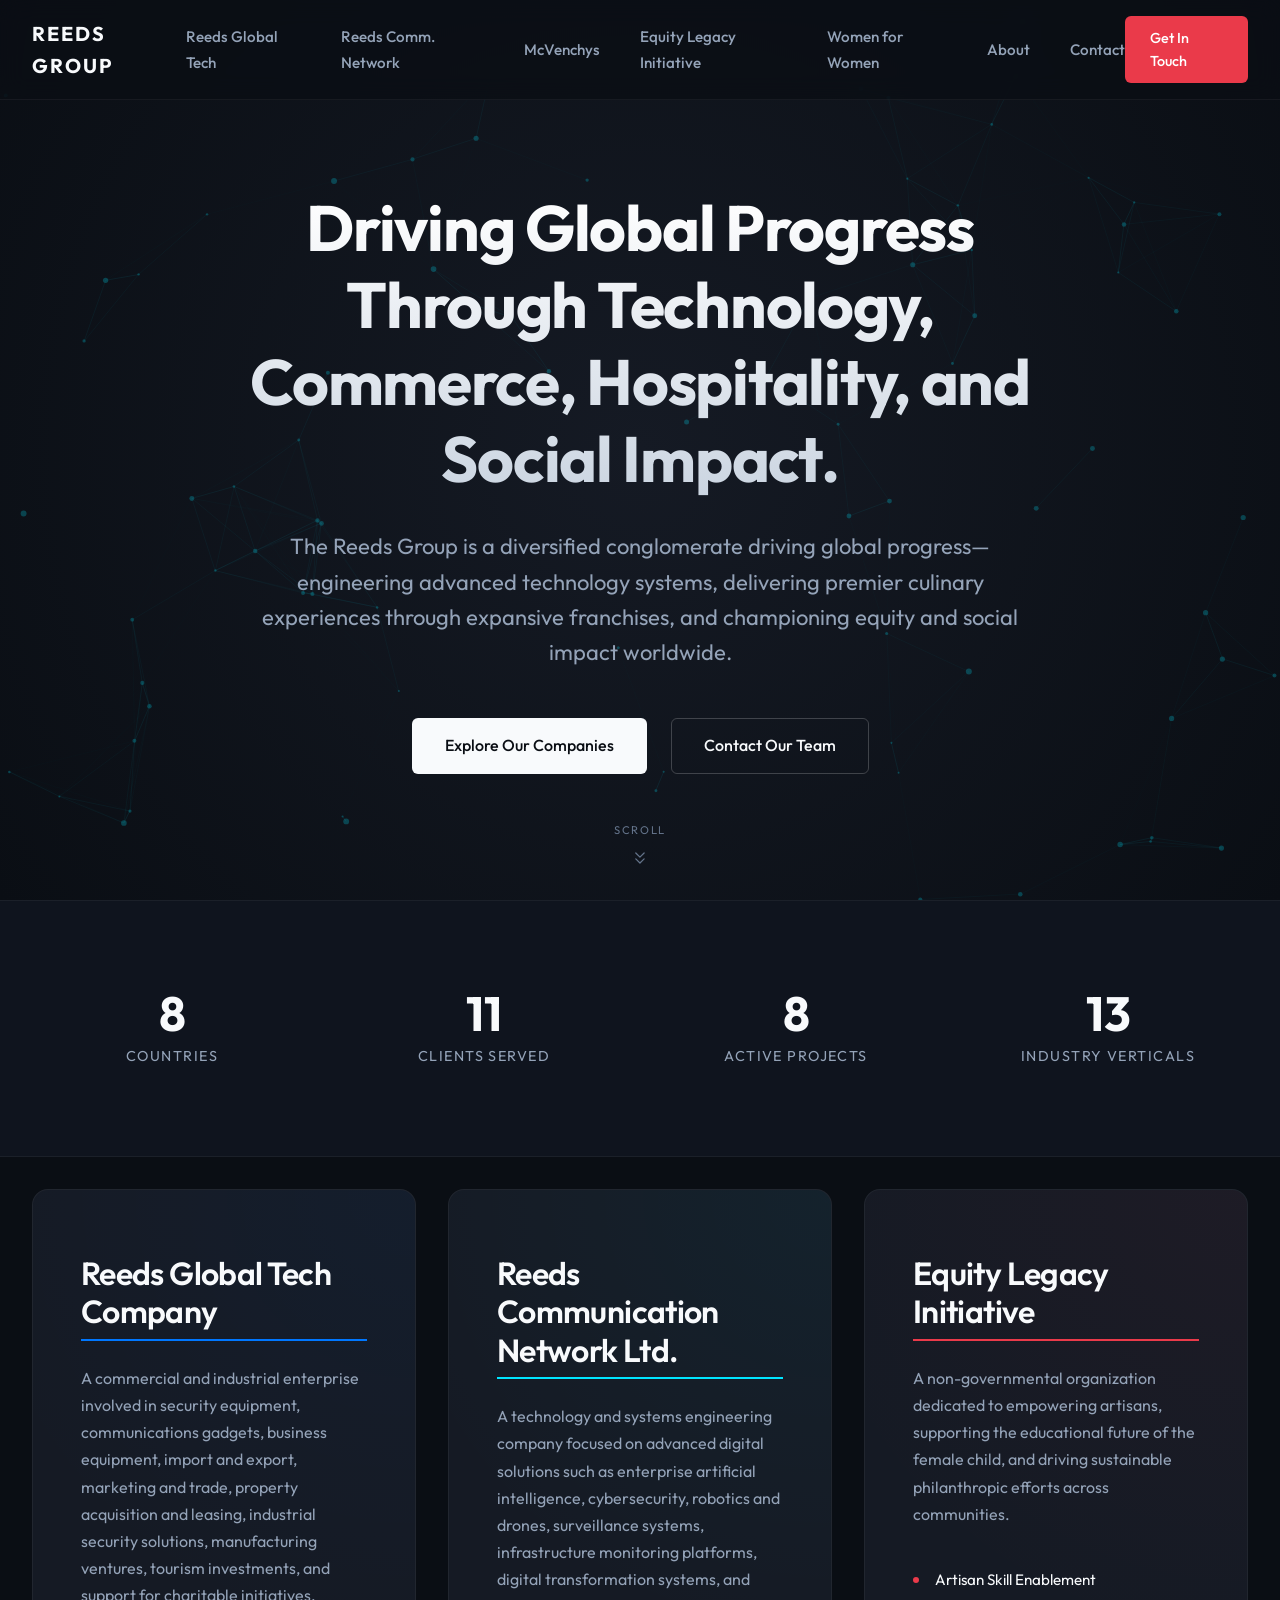
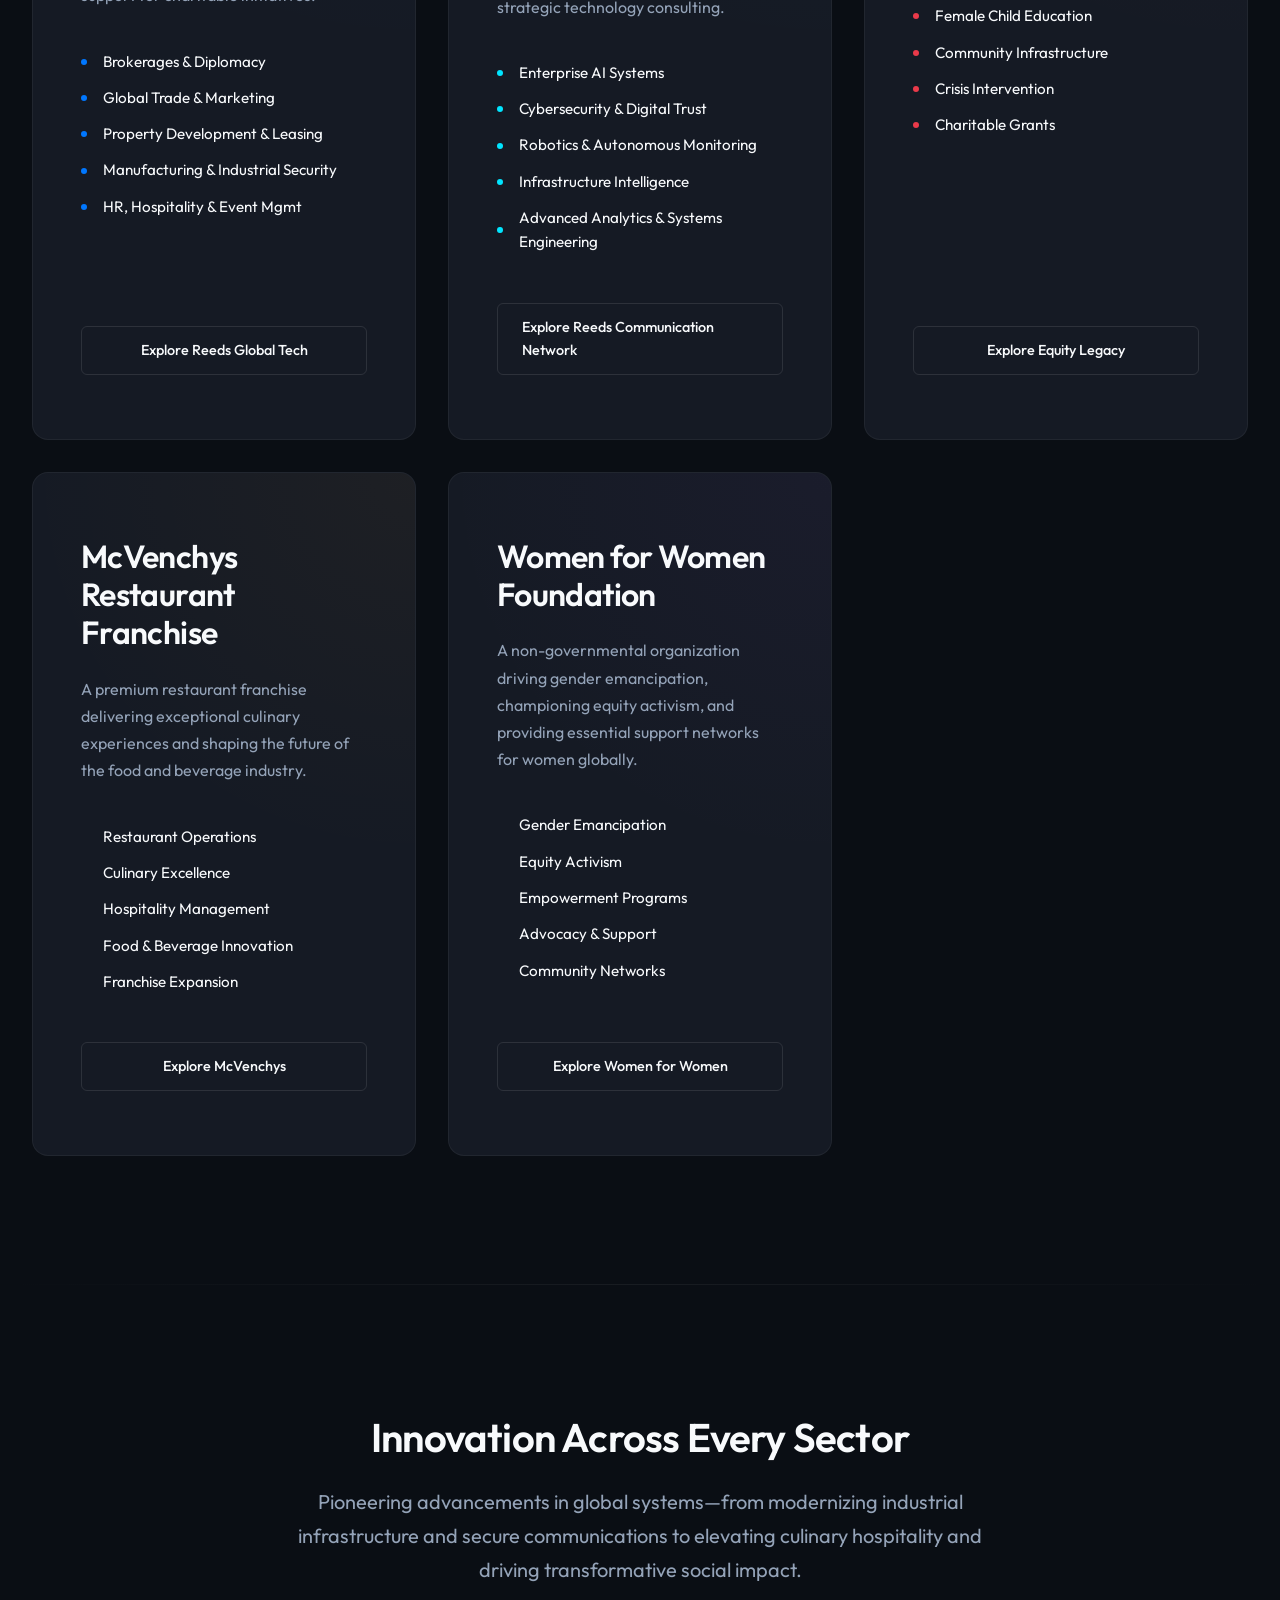
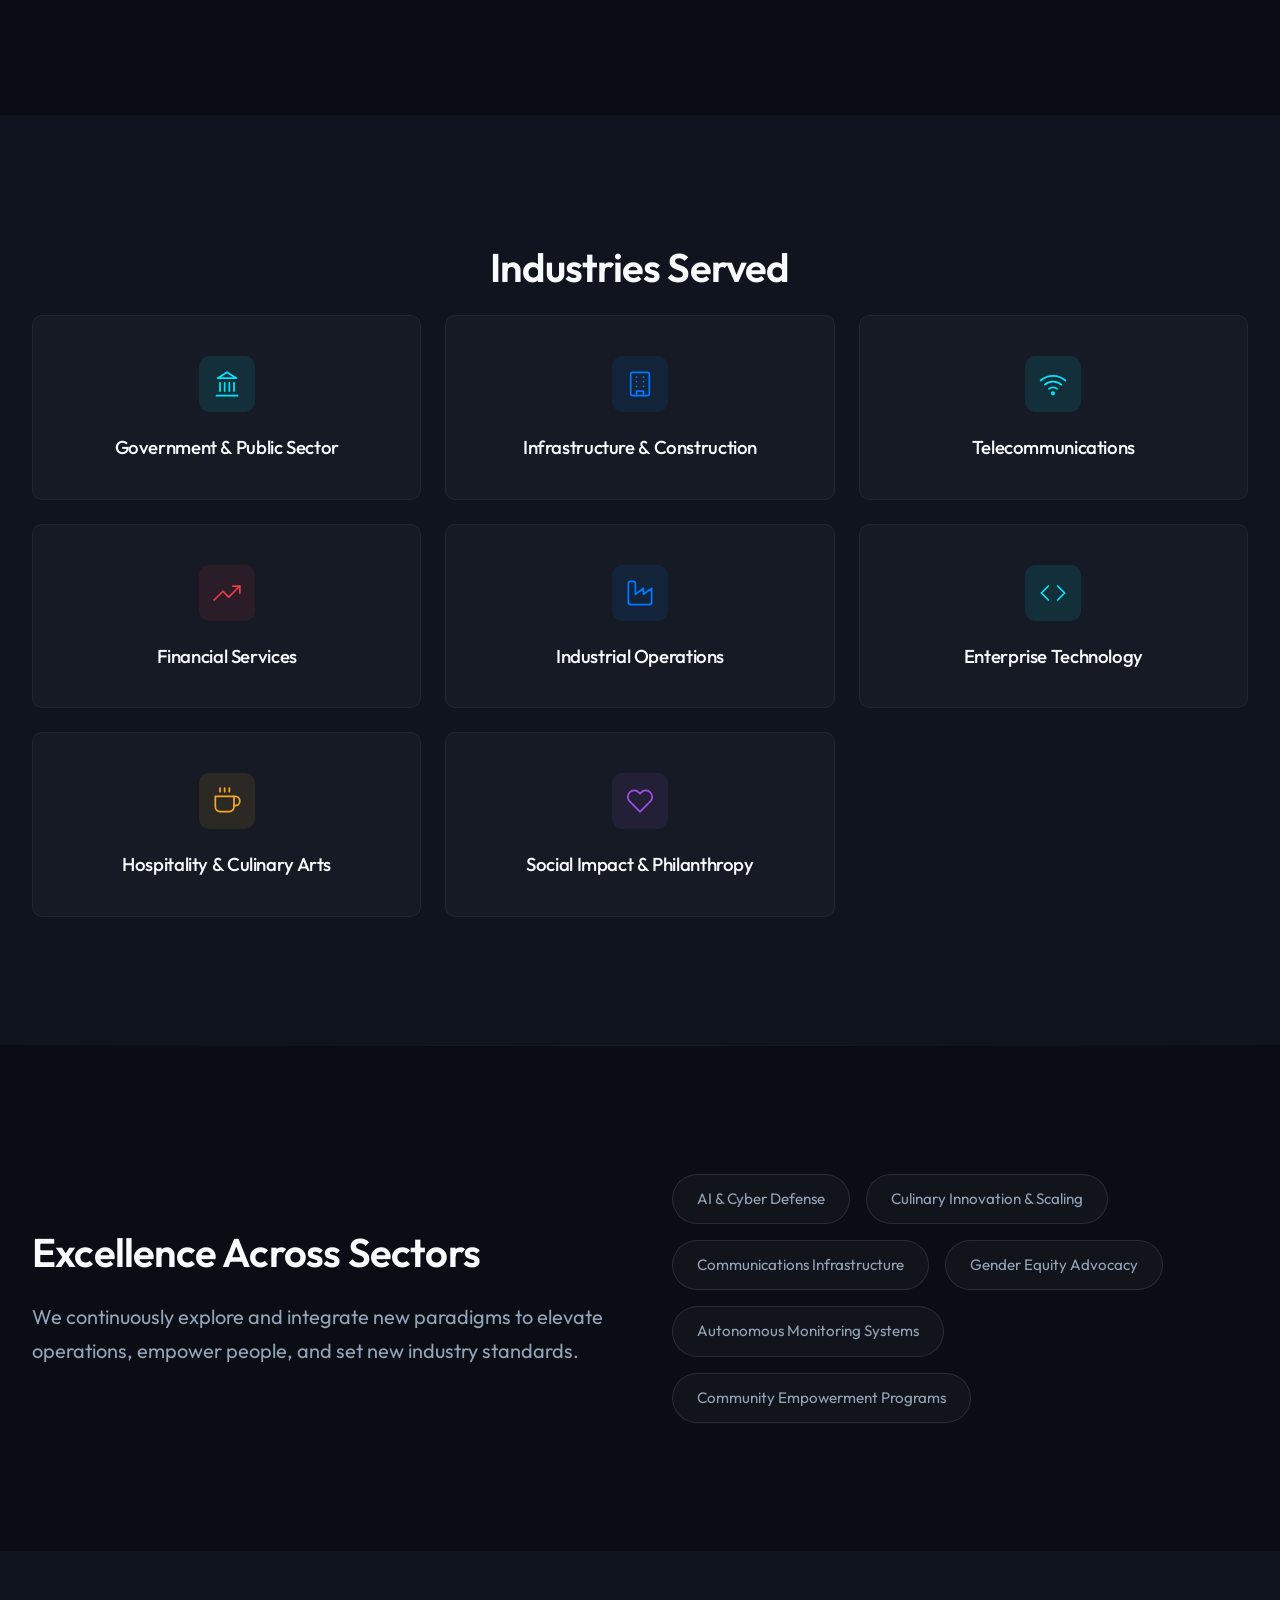
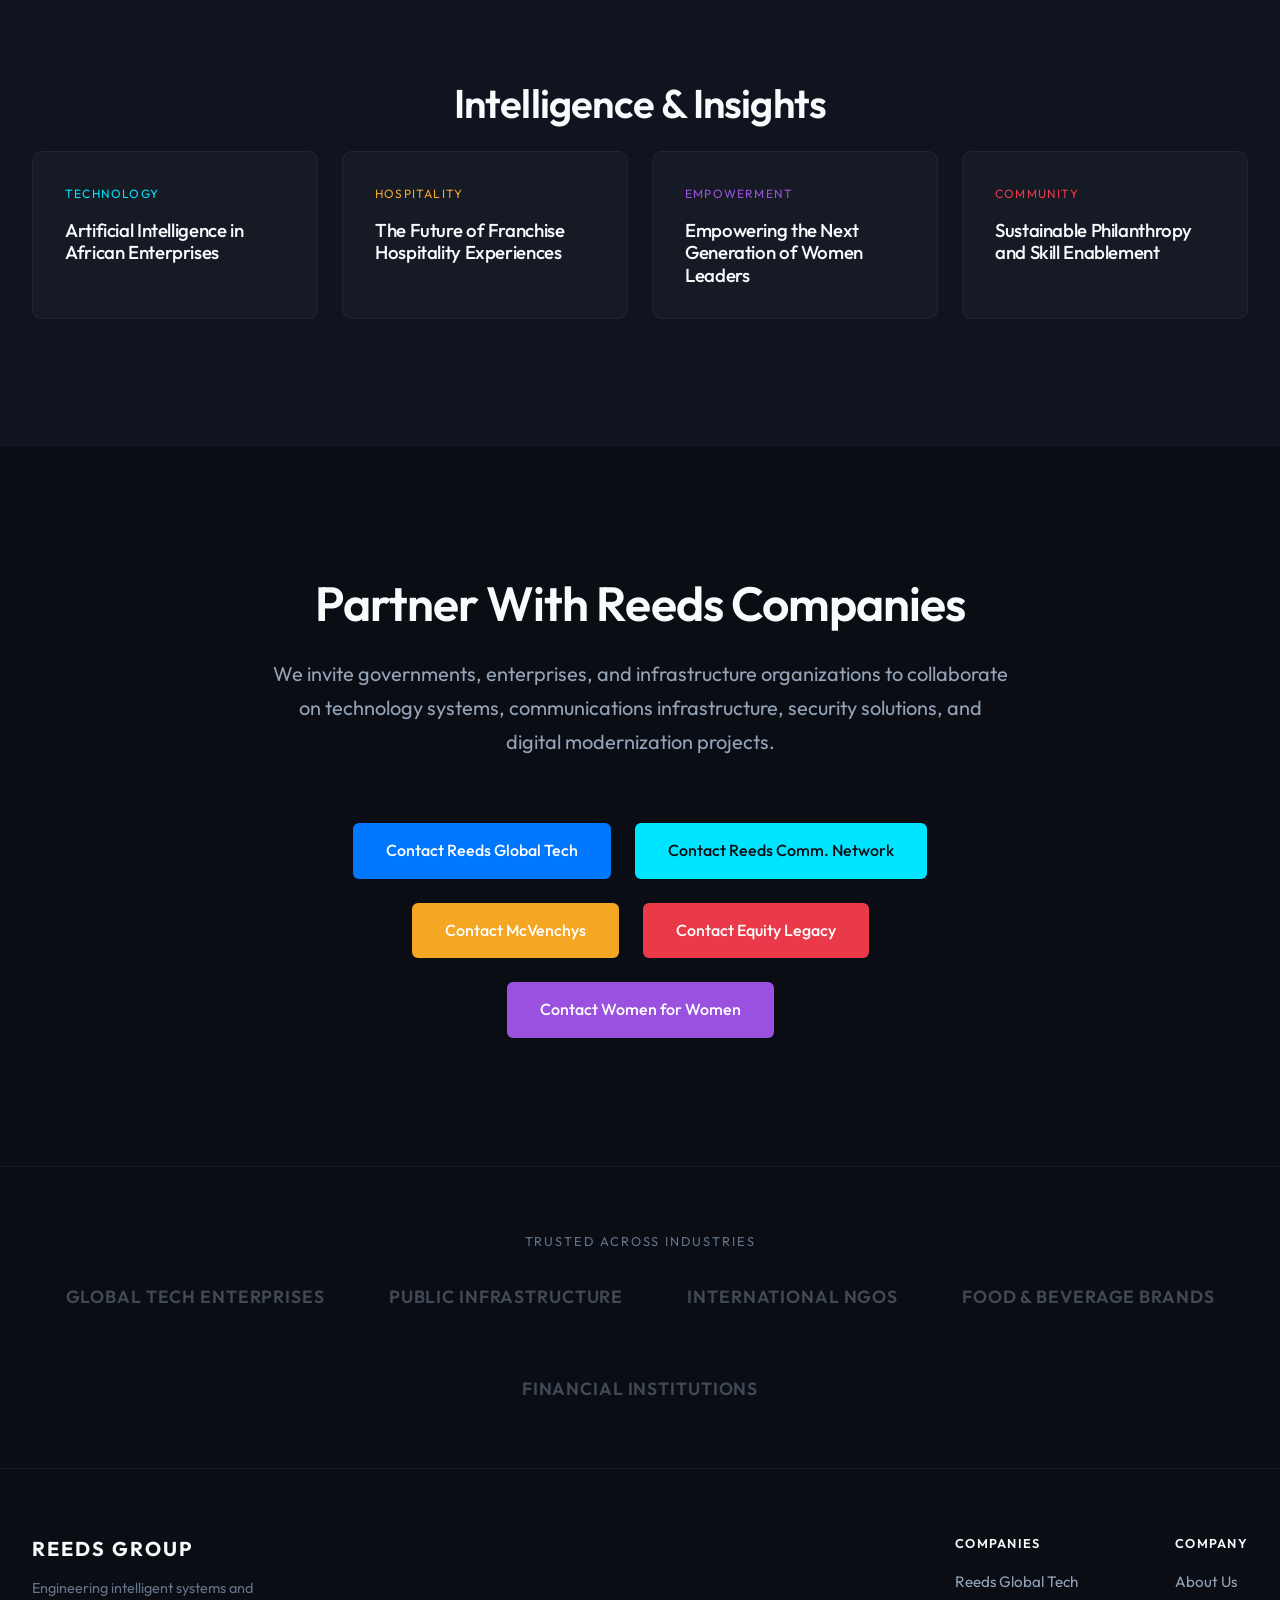
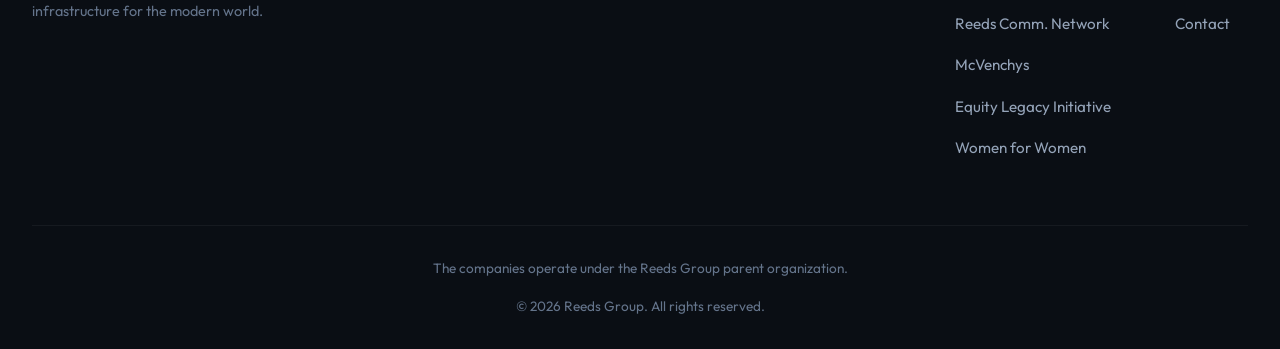
<file: index.html>
<!DOCTYPE html>
<html lang="en">
<head>
    <meta charset="UTF-8">
    <meta name="viewport" content="width=device-width, initial-scale=1.0">
    <title>Reeds Group | Technology, Infrastructure & Intelligence</title>
    <meta name="description" content="Reeds Group gateway website. Engineering intelligent systems, infrastructure, and technology for the modern world.">
    <link rel="preconnect" href="https://fonts.googleapis.com">
    <link rel="preconnect" href="https://fonts.gstatic.com" crossorigin>
    <link href="https://fonts.googleapis.com/css2?family=Outfit:wght@300;400;500;600;700&display=swap" rel="stylesheet">
    <link rel="icon" type="image/png" href="favicon.png">
    <link rel="stylesheet" href="index.css">
</head>
<body>
    <!-- Mobile Menu Overlay -->
    <div class="mobile-menu" id="mobile-menu">
        <a href="index.html">Home</a>
        <a href="global-tech.html">Reeds Global Tech</a>
        <a href="comm-network.html">Reeds Comm. Network</a>
        <a href="mcvenchys.html">McVenchys</a>
        <a href="equity-legacy.html">Equity Legacy Initiative</a>
        <a href="women-for-women.html">Women for Women</a>
        <a href="about.html">About</a>
        <a href="contact.html">Contact</a>
    </div>

    <header class="global-header">
        <div class="header-container">
            <div class="header-logo"><a href="index.html">REEDS GROUP</a></div>
            <nav class="header-nav">
                <ul>
                    <li><a href="global-tech.html">Reeds Global Tech</a></li>
                    <li><a href="comm-network.html">Reeds Comm. Network</a></li>
                    <li><a href="mcvenchys.html">McVenchys</a></li>
                    <li><a href="equity-legacy.html">Equity Legacy Initiative</a></li>
                    <li><a href="women-for-women.html">Women for Women</a></li>
                    <li><a href="about.html">About</a></li>
                    <li><a href="contact.html">Contact</a></li>
                </ul>
            </nav>
            <div class="header-actions">
                <a href="contact.html" class="btn highlight-red-btn btn-sm">Get In Touch</a>
            </div>
            <button class="mobile-toggle" id="mobile-toggle" aria-label="Toggle menu">
                <span></span><span></span><span></span>
            </button>
        </div>
    </header>

    <main>
        <!-- Hero -->
        <section class="hero-section">
            <canvas id="network-canvas"></canvas>
            <div class="hero-content">
                <h1 class="hero-title fade-in">Driving Global Progress Through Technology, Commerce, Hospitality, and Social Impact.</h1>
                <p class="hero-subtitle fade-in delay-1">The Reeds Group is a diversified conglomerate driving global progress—engineering advanced technology systems, delivering premier culinary experiences through expansive franchises, and championing equity and social impact worldwide.</p>
                <div class="hero-actions fade-in delay-2">
                    <a href="#gateway" class="btn btn-primary">Explore Our Companies</a>
                    <a href="contact.html" class="btn btn-secondary">Contact Our Team</a>
                </div>
            </div>
            <div class="scroll-indicator">
                <span>Scroll</span>
                <svg viewBox="0 0 24 24" stroke-width="1.5" stroke-linecap="round" stroke-linejoin="round"><path d="M7 13l5 5 5-5"/><path d="M7 6l5 5 5-5"/></svg>
            </div>
        </section>

        <!-- Stats -->
        <section class="stats-section">
            <div class="container">
                <div class="stats-grid fade-in-up">
                    <div class="stat-item">
                        <div class="stat-number" data-target="15">0</div>
                        <div class="stat-label">Countries</div>
                    </div>
                    <div class="stat-item">
                        <div class="stat-number" data-target="21">0</div>
                        <div class="stat-label">Clients Served</div>
                    </div>
                    <div class="stat-item">
                        <div class="stat-number" data-target="15">0</div>
                        <div class="stat-label">Active Projects</div>
                    </div>
                    <div class="stat-item">
                        <div class="stat-number" data-target="25">0</div>
                        <div class="stat-label">Industry Verticals</div>
                    </div>
                </div>
            </div>
        </section>

        <!-- Gateway Section -->
        <section id="gateway" class="gateway-section section-padding">
            <div class="gateway-container fade-in-up">
                <div class="gateway-panel panel-left">
                    <div class="panel-content">
                        <h2>Reeds Global Tech Company</h2>
                        <p class="panel-desc">A commercial and industrial enterprise involved in security equipment, communications gadgets, business equipment, import and export, marketing and trade, property acquisition and leasing, industrial security solutions, manufacturing ventures, tourism investments, and support for charitable initiatives.</p>
                        <ul class="focus-list">
                            <li>Brokerages & Diplomacy</li>
                            <li>Global Trade & Marketing</li>
                            <li>Property Development & Leasing</li>
                            <li>Manufacturing & Industrial Security</li>
                            <li>HR, Hospitality & Event Mgmt</li>
                        </ul>
                        <a href="global-tech.html" class="btn btn-outline mt-auto">Explore Reeds Global Tech</a>
                    </div>
                    <div class="panel-graphics highlight-blue"></div>
                </div>
                <div class="gateway-panel panel-right">
                    <div class="panel-content">
                        <h2>Reeds Communication Network Ltd.</h2>
                        <p class="panel-desc">A technology and systems engineering company focused on advanced digital solutions such as enterprise artificial intelligence, cybersecurity, robotics and drones, surveillance systems, infrastructure monitoring platforms, digital transformation systems, and strategic technology consulting.</p>
                        <ul class="focus-list">
                            <li>Enterprise AI Systems</li>
                            <li>Cybersecurity & Digital Trust</li>
                            <li>Robotics & Autonomous Monitoring</li>
                            <li>Infrastructure Intelligence</li>
                            <li>Advanced Analytics & Systems Engineering</li>
                        </ul>
                        <a href="comm-network.html" class="btn btn-outline mt-auto">Explore Reeds Communication Network</a>
                    </div>
                    <div class="panel-graphics highlight-cyan"></div>
                </div>
                <div class="gateway-panel panel-third">
                    <div class="panel-content">
                        <h2>Equity Legacy Initiative</h2>
                        <p class="panel-desc">A non-governmental organization dedicated to empowering artisans, supporting the educational future of the female child, and driving sustainable philanthropic efforts across communities.</p>
                        <ul class="focus-list">
                            <li>Artisan Skill Enablement</li>
                            <li>Female Child Education</li>
                            <li>Community Infrastructure</li>
                            <li>Crisis Intervention</li>
                            <li>Charitable Grants</li>
                        </ul>
                        <a href="equity-legacy.html" class="btn btn-outline mt-auto">Explore Equity Legacy</a>
                    </div>
                    <div class="panel-graphics highlight-red"></div>
                </div>
                <div class="gateway-panel panel-orange">
                    <div class="panel-content">
                        <h2>McVenchys Restaurant Franchise</h2>
                        <p class="panel-desc">A premium restaurant franchise delivering exceptional culinary experiences and shaping the future of the food and beverage industry.</p>
                        <ul class="focus-list">
                            <li>Restaurant Operations</li>
                            <li>Culinary Excellence</li>
                            <li>Hospitality Management</li>
                            <li>Food & Beverage Innovation</li>
                            <li>Franchise Expansion</li>
                        </ul>
                        <a href="mcvenchys.html" class="btn btn-outline mt-auto">Explore McVenchys</a>
                    </div>
                    <div class="panel-graphics highlight-orange"></div>
                </div>
                <div class="gateway-panel panel-purple">
                    <div class="panel-content">
                        <h2>Women for Women Foundation</h2>
                        <p class="panel-desc">A non-governmental organization driving gender emancipation, championing equity activism, and providing essential support networks for women globally.</p>
                        <ul class="focus-list">
                            <li>Gender Emancipation</li>
                            <li>Equity Activism</li>
                            <li>Empowerment Programs</li>
                            <li>Advocacy & Support</li>
                            <li>Community Networks</li>
                        </ul>
                        <a href="women-for-women.html" class="btn btn-outline mt-auto">Explore Women for Women</a>
                    </div>
                    <div class="panel-graphics highlight-purple"></div>
                </div>
            </div>
        </section>

        <hr class="section-divider">

        <!-- Mission -->
        <section class="mission-section section-padding">
            <div class="container text-center max-w-lg fade-in-up">
                <h2 class="section-title">Innovation Across Every Sector</h2>
                <p class="section-lead">Pioneering advancements in global systems—from modernizing industrial infrastructure and secure communications to elevating culinary hospitality and driving transformative social impact.</p>
            </div>
        </section>

        <!-- Industries Served -->
        <section class="industries-section section-padding bg-alt">
            <div class="container fade-in-up">
                <h2 class="section-title text-center mb-lg">Industries Served</h2>
                <div class="grid-cards">
                    <div class="card industry-card hover-glow">
                        <div class="icon-container icon-cyan">
                            <svg viewBox="0 0 24 24" stroke-linecap="round" stroke-linejoin="round"><line x1="3" y1="22" x2="21" y2="22"/><line x1="6" y1="18" x2="6" y2="11"/><line x1="10" y1="18" x2="10" y2="11"/><line x1="14" y1="18" x2="14" y2="11"/><line x1="18" y1="18" x2="18" y2="11"/><polygon points="12 2 20 7 4 7"/></svg>
                        </div>
                        <h3>Government & Public Sector</h3>
                    </div>
                    <div class="card industry-card hover-glow">
                        <div class="icon-container icon-blue">
                            <svg viewBox="0 0 24 24" stroke-linecap="round" stroke-linejoin="round"><rect x="4" y="2" width="16" height="20" rx="2"/><line x1="9" y1="6" x2="9.01" y2="6"/><line x1="15" y1="6" x2="15.01" y2="6"/><line x1="9" y1="10" x2="9.01" y2="10"/><line x1="15" y1="10" x2="15.01" y2="10"/><line x1="9" y1="14" x2="9.01" y2="14"/><line x1="15" y1="14" x2="15.01" y2="14"/><path d="M9 22v-4h6v4"/></svg>
                        </div>
                        <h3>Infrastructure & Construction</h3>
                    </div>
                    <div class="card industry-card hover-glow">
                        <div class="icon-container icon-cyan">
                            <svg viewBox="0 0 24 24" stroke-linecap="round" stroke-linejoin="round"><path d="M5 12.55a11 11 0 0 1 14.08 0"/><path d="M1.42 9a16 16 0 0 1 21.16 0"/><path d="M8.53 16.11a6 6 0 0 1 6.95 0"/><circle cx="12" cy="20" r="1"/></svg>
                        </div>
                        <h3>Telecommunications</h3>
                    </div>
                    <div class="card industry-card hover-glow">
                        <div class="icon-container icon-red">
                            <svg viewBox="0 0 24 24" stroke-linecap="round" stroke-linejoin="round"><polyline points="23 6 13.5 15.5 8.5 10.5 1 18"/><polyline points="17 6 23 6 23 12"/></svg>
                        </div>
                        <h3>Financial Services</h3>
                    </div>
                    <div class="card industry-card hover-glow">
                        <div class="icon-container icon-blue">
                            <svg viewBox="0 0 24 24" stroke-linecap="round" stroke-linejoin="round"><path d="M2 20a2 2 0 0 0 2 2h16a2 2 0 0 0 2-2V8l-7 5V8l-7 5V4a2 2 0 0 0-2-2H4a2 2 0 0 0-2 2Z"/></svg>
                        </div>
                        <h3>Industrial Operations</h3>
                    </div>
                    <div class="card industry-card hover-glow">
                        <div class="icon-container icon-cyan">
                            <svg viewBox="0 0 24 24" stroke-linecap="round" stroke-linejoin="round"><polyline points="16 18 22 12 16 6"/><polyline points="8 6 2 12 8 18"/></svg>
                        </div>
                        <h3>Enterprise Technology</h3>
                    </div>
                    <div class="card industry-card hover-glow">
                        <div class="icon-container" style="background: rgba(245, 166, 35, 0.1); color: var(--accent-orange);">
                            <svg viewBox="0 0 24 24" stroke-linecap="round" stroke-linejoin="round"><path d="M18 8h1a4 4 0 0 1 0 8h-1"/><path d="M2 8h16v9a4 4 0 0 1-4 4H6a4 4 0 0 1-4-4V8z"/><line x1="6" y1="1" x2="6" y2="4"/><line x1="10" y1="1" x2="10" y2="4"/><line x1="14" y1="1" x2="14" y2="4"/></svg>
                        </div>
                        <h3>Hospitality & Culinary Arts</h3>
                    </div>
                    <div class="card industry-card hover-glow">
                        <div class="icon-container" style="background: rgba(155, 81, 224, 0.1); color: var(--accent-purple);">
                            <svg viewBox="0 0 24 24" stroke-linecap="round" stroke-linejoin="round"><path d="M20.84 4.61a5.5 5.5 0 0 0-7.78 0L12 5.67l-1.06-1.06a5.5 5.5 0 0 0-7.78 7.78l1.06 1.06L12 21.23l7.78-7.78 1.06-1.06a5.5 5.5 0 0 0 0-7.78z"/></svg>
                        </div>
                        <h3>Social Impact & Philanthropy</h3>
                    </div>
                </div>
            </div>
        </section>

        <hr class="section-divider">

        <!-- Innovation -->
        <section class="innovation-section section-padding">
            <div class="container fade-in-up">
                <div class="layout-split">
                    <div class="split-text">
                        <h2 class="section-title">Excellence Across Sectors</h2>
                        <p class="section-lead">We continuously explore and integrate new paradigms to elevate operations, empower people, and set new industry standards.</p>
                    </div>
                    <div class="split-features">
                        <ul class="feature-tags">
                            <li>AI & Cyber Defense</li>
                            <li>Culinary Innovation & Scaling</li>
                            <li>Communications Infrastructure</li>
                            <li>Gender Equity Advocacy</li>
                            <li>Autonomous Monitoring Systems</li>
                            <li>Community Empowerment Programs</li>
                        </ul>
                    </div>
                </div>
            </div>
        </section>

        <!-- Insights -->
        <section class="insights-section section-padding bg-alt">
            <div class="container fade-in-up">
                <h2 class="section-title text-center mb-lg">Intelligence & Insights</h2>
                <div class="grid-cards cols-4">
                    <article class="card insight-card hover-glow">
                        <div class="insight-meta" style="color: var(--accent-cyan);">Technology</div>
                        <h3>Artificial Intelligence in African Enterprises</h3>
                    </article>
                    <article class="card insight-card hover-glow">
                        <div class="insight-meta" style="color: var(--accent-orange);">Hospitality</div>
                        <h3>The Future of Franchise Hospitality Experiences</h3>
                    </article>
                    <article class="card insight-card hover-glow">
                        <div class="insight-meta" style="color: var(--accent-purple);">Empowerment</div>
                        <h3>Empowering the Next Generation of Women Leaders</h3>
                    </article>
                    <article class="card insight-card hover-glow">
                        <div class="insight-meta text-accent-red">Community</div>
                        <h3>Sustainable Philanthropy and Skill Enablement</h3>
                    </article>
                </div>
            </div>
        </section>

        <!-- CTA -->
        <section id="contact" class="cta-section section-padding">
            <div class="container text-center max-w-lg fade-in-up">
                <h2 class="section-title cta-title">Partner With Reeds Companies</h2>
                <p class="section-lead mb-lg">We invite governments, enterprises, and infrastructure organizations to collaborate on technology systems, communications infrastructure, security solutions, and digital modernization projects.</p>
                <div class="cta-actions">
                    <a href="contact.html" class="btn highlight-blue-btn">Contact Reeds Global Tech</a>
                    <a href="contact.html" class="btn highlight-cyan-btn">Contact Reeds Comm. Network</a>
                    <a href="contact.html" class="btn highlight-orange-btn">Contact McVenchys</a>
                    <a href="contact.html" class="btn highlight-red-btn">Contact Equity Legacy</a>
                    <a href="contact.html" class="btn highlight-purple-btn">Contact Women for Women</a>
                </div>
            </div>
        </section>

        <!-- Partners -->
        <section class="partners-section">
            <div class="container fade-in-up">
                <p class="partners-label">Trusted Across Industries</p>
                <div class="partners-strip">
                    <span class="partner-logo">Global Tech Enterprises</span>
                    <span class="partner-logo">Public Infrastructure</span>
                    <span class="partner-logo">International NGOs</span>
                    <span class="partner-logo">Food & Beverage Brands</span>
                    <span class="partner-logo">Financial Institutions</span>
                </div>
            </div>
        </section>
    </main>

    <footer class="global-footer">
        <div class="container">
            <div class="footer-grid">
                <div class="footer-brand">
                    <div class="footer-logo">REEDS GROUP</div>
                    <p class="footer-tagline">Engineering intelligent systems and infrastructure for the modern world.</p>
                </div>
                <div class="footer-nav">
                    <div>
                        <div class="footer-nav-title">Companies</div>
                        <ul>
                            <li><a href="global-tech.html">Reeds Global Tech</a></li>
                            <li><a href="comm-network.html">Reeds Comm. Network</a></li>
                            <li><a href="mcvenchys.html">McVenchys</a></li>
                            <li><a href="equity-legacy.html">Equity Legacy Initiative</a></li>
                            <li><a href="women-for-women.html">Women for Women</a></li>
                        </ul>
                    </div>
                    <div>
                        <div class="footer-nav-title">Company</div>
                        <ul>
                            <li><a href="about.html">About Us</a></li>
                            <li><a href="contact.html">Contact</a></li>
                        </ul>
                    </div>
                </div>
            </div>
            <div class="footer-bottom">
                <p class="footer-note">The companies operate under the Reeds Group parent organization.</p>
                <p class="footer-copy">&copy; 2026 Reeds Group. All rights reserved.</p>
            </div>
        </div>
    </footer>

    <script src="index.js"></script>
</body>
</html>
</file>
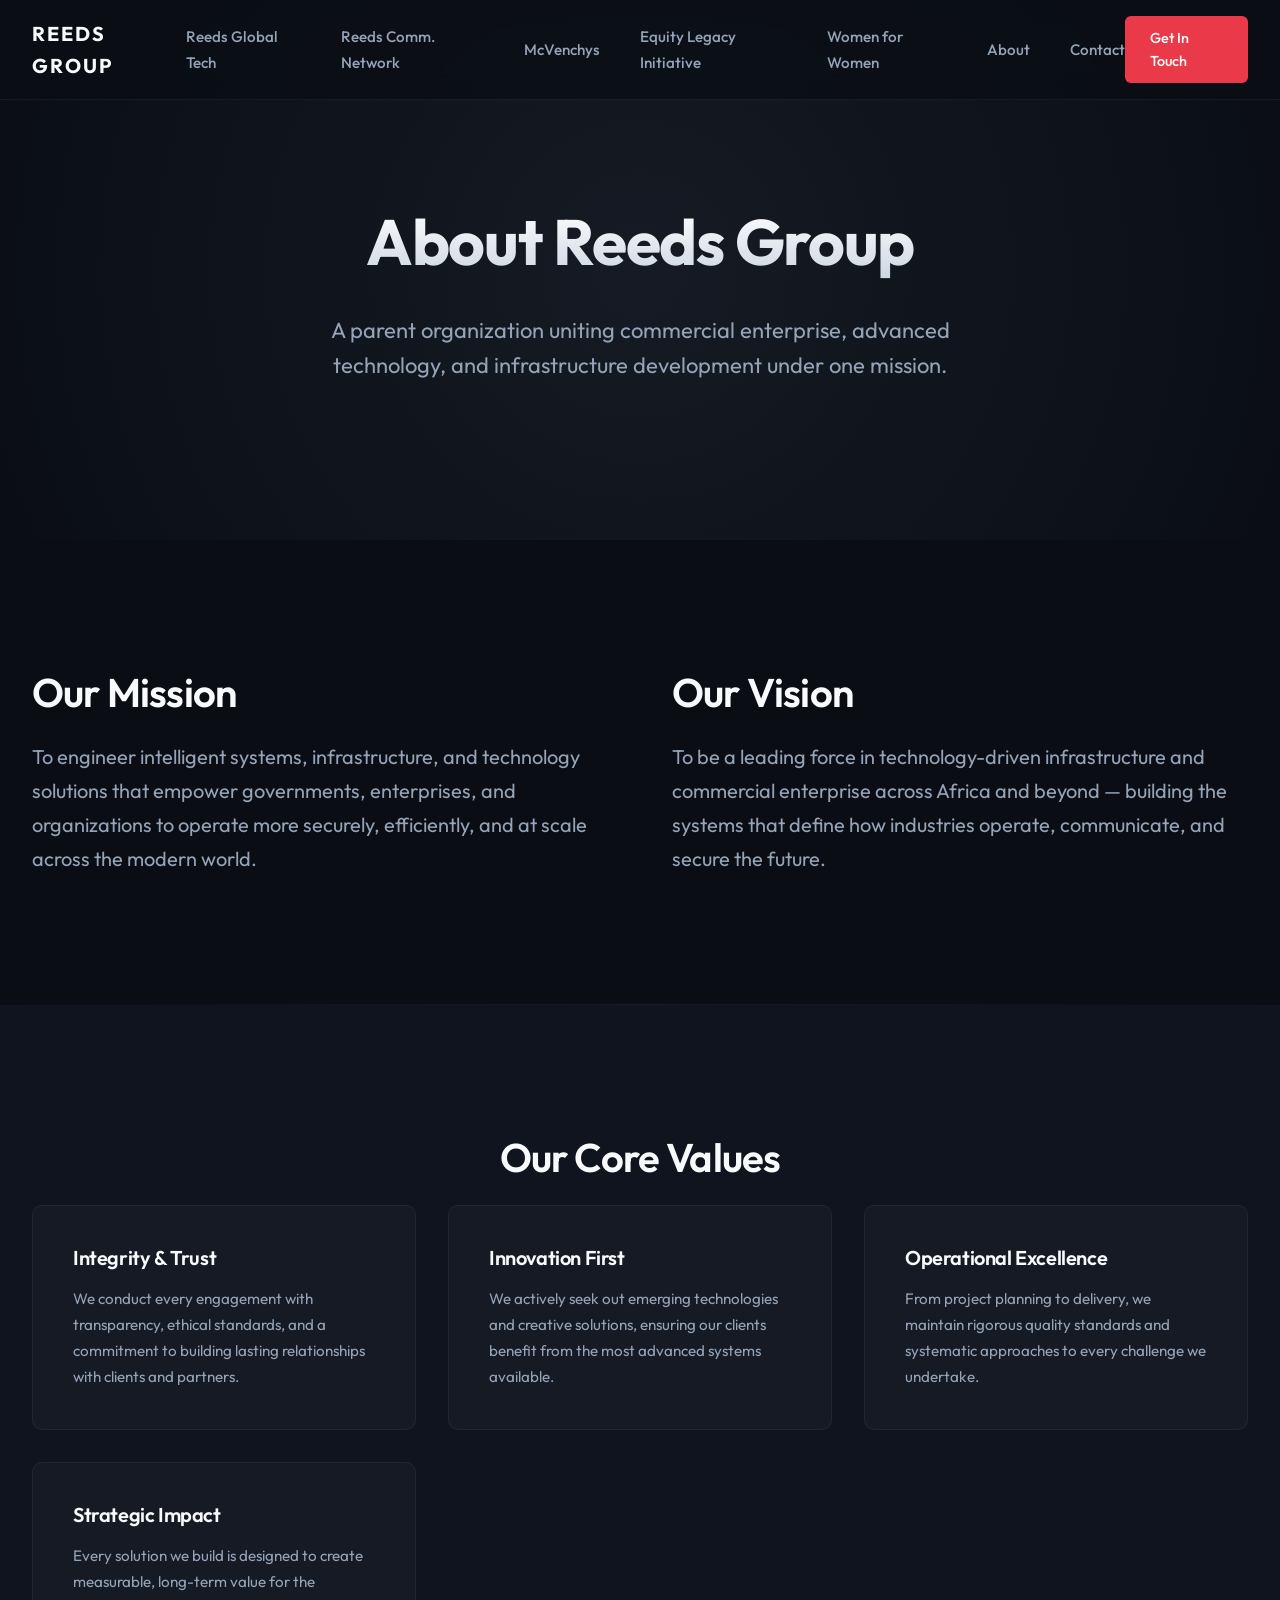
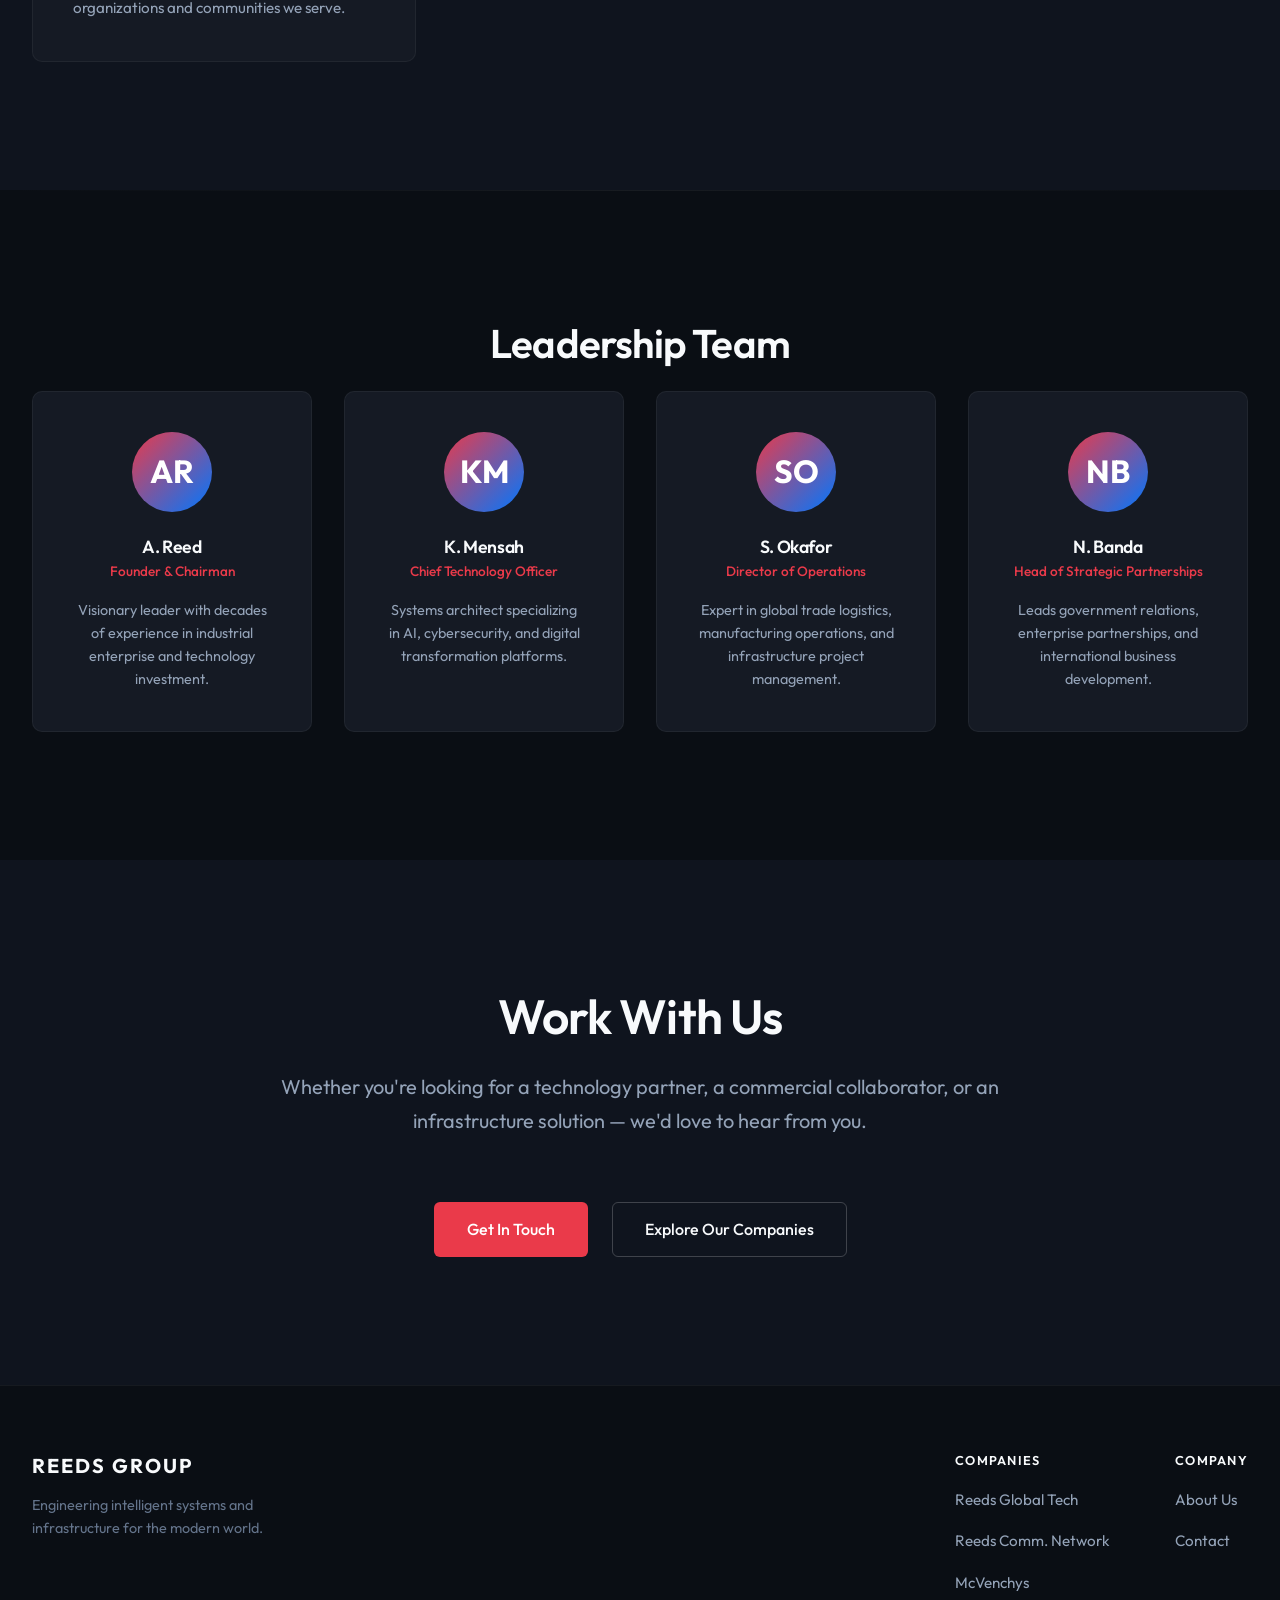
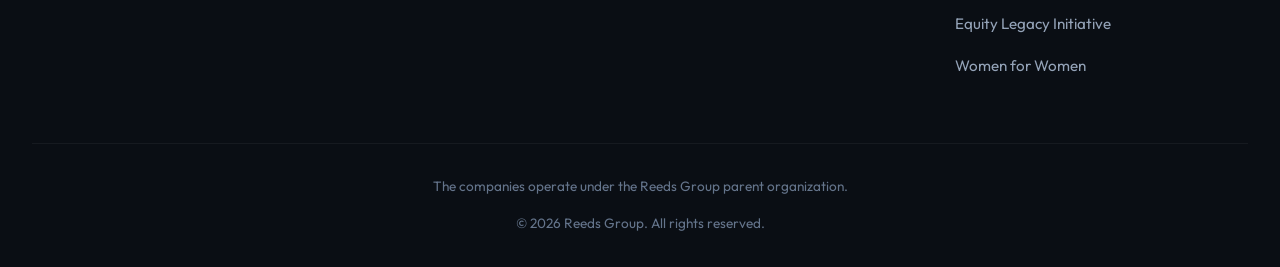
<file: about.html>
<!DOCTYPE html>
<html lang="en">
<head>
    <meta charset="UTF-8">
    <meta name="viewport" content="width=device-width, initial-scale=1.0">
    <title>About Us | Reeds Group</title>
    <meta name="description" content="Learn about Reeds Group — our mission, values, and leadership team powering intelligent systems and infrastructure worldwide.">
    <link rel="preconnect" href="https://fonts.googleapis.com">
    <link rel="preconnect" href="https://fonts.gstatic.com" crossorigin>
    <link href="https://fonts.googleapis.com/css2?family=Outfit:wght@300;400;500;600;700&display=swap" rel="stylesheet">
    <link rel="icon" type="image/png" href="favicon.png">
    <link rel="stylesheet" href="index.css">
</head>
<body>
    <div class="mobile-menu" id="mobile-menu">
        <a href="index.html">Home</a>
        <a href="global-tech.html">Reeds Global Tech</a>
        <a href="comm-network.html">Reeds Comm. Network</a>
        <a href="mcvenchys.html">McVenchys</a>
        <a href="equity-legacy.html">Equity Legacy Initiative</a>
        <a href="women-for-women.html">Women for Women</a>
        <a href="about.html">About</a>
        <a href="contact.html">Contact</a>
    </div>

    <header class="global-header">
        <div class="header-container">
            <div class="header-logo"><a href="index.html">REEDS GROUP</a></div>
            <nav class="header-nav">
                <ul>
                    <li><a href="global-tech.html">Reeds Global Tech</a></li>
                    <li><a href="comm-network.html">Reeds Comm. Network</a></li>
                    <li><a href="mcvenchys.html">McVenchys</a></li>
                    <li><a href="equity-legacy.html">Equity Legacy Initiative</a></li>
                    <li><a href="women-for-women.html">Women for Women</a></li>
                    <li><a href="about.html">About</a></li>
                    <li><a href="contact.html">Contact</a></li>
                </ul>
            </nav>
            <div class="header-actions">
                <a href="contact.html" class="btn highlight-red-btn btn-sm">Get In Touch</a>
            </div>
            <button class="mobile-toggle" id="mobile-toggle" aria-label="Toggle menu">
                <span></span><span></span><span></span>
            </button>
        </div>
    </header>

    <main>
        <!-- Hero -->
        <section class="hero-section" style="min-height: 60vh;">
            <div class="hero-content" style="margin-top: 6rem;">
                <h1 class="hero-title fade-in">About Reeds Group</h1>
                <p class="hero-subtitle fade-in delay-1" style="max-width: 700px;">A parent organization uniting commercial enterprise, advanced technology, and infrastructure development under one mission.</p>
            </div>
        </section>

        <!-- Mission & Vision -->
        <section class="section-padding">
            <div class="container fade-in-up">
                <div class="layout-split">
                    <div>
                        <h2 class="section-title">Our Mission</h2>
                        <p class="section-lead">To engineer intelligent systems, infrastructure, and technology solutions that empower governments, enterprises, and organizations to operate more securely, efficiently, and at scale across the modern world.</p>
                    </div>
                    <div>
                        <h2 class="section-title">Our Vision</h2>
                        <p class="section-lead">To be a leading force in technology-driven infrastructure and commercial enterprise across Africa and beyond — building the systems that define how industries operate, communicate, and secure the future.</p>
                    </div>
                </div>
            </div>
        </section>

        <hr class="section-divider">

        <!-- Values -->
        <section class="section-padding bg-alt">
            <div class="container fade-in-up">
                <h2 class="section-title text-center mb-lg">Our Core Values</h2>
                <div class="values-grid">
                    <div class="value-card">
                        <h3>Integrity & Trust</h3>
                        <p>We conduct every engagement with transparency, ethical standards, and a commitment to building lasting relationships with clients and partners.</p>
                    </div>
                    <div class="value-card">
                        <h3>Innovation First</h3>
                        <p>We actively seek out emerging technologies and creative solutions, ensuring our clients benefit from the most advanced systems available.</p>
                    </div>
                    <div class="value-card">
                        <h3>Operational Excellence</h3>
                        <p>From project planning to delivery, we maintain rigorous quality standards and systematic approaches to every challenge we undertake.</p>
                    </div>
                    <div class="value-card">
                        <h3>Strategic Impact</h3>
                        <p>Every solution we build is designed to create measurable, long-term value for the organizations and communities we serve.</p>
                    </div>
                </div>
            </div>
        </section>

        <hr class="section-divider">

        <!-- Leadership -->
        <section class="section-padding">
            <div class="container fade-in-up">
                <h2 class="section-title text-center mb-lg">Leadership Team</h2>
                <div class="team-grid">
                    <div class="team-card">
                        <div class="team-avatar">AR</div>
                        <h3>A. Reed</h3>
                        <div class="team-role">Founder & Chairman</div>
                        <p>Visionary leader with decades of experience in industrial enterprise and technology investment.</p>
                    </div>
                    <div class="team-card">
                        <div class="team-avatar">KM</div>
                        <h3>K. Mensah</h3>
                        <div class="team-role">Chief Technology Officer</div>
                        <p>Systems architect specializing in AI, cybersecurity, and digital transformation platforms.</p>
                    </div>
                    <div class="team-card">
                        <div class="team-avatar">SO</div>
                        <h3>S. Okafor</h3>
                        <div class="team-role">Director of Operations</div>
                        <p>Expert in global trade logistics, manufacturing operations, and infrastructure project management.</p>
                    </div>
                    <div class="team-card">
                        <div class="team-avatar">NB</div>
                        <h3>N. Banda</h3>
                        <div class="team-role">Head of Strategic Partnerships</div>
                        <p>Leads government relations, enterprise partnerships, and international business development.</p>
                    </div>
                </div>
            </div>
        </section>

        <!-- CTA -->
        <section class="cta-section section-padding bg-alt">
            <div class="container text-center max-w-lg fade-in-up">
                <h2 class="section-title cta-title">Work With Us</h2>
                <p class="section-lead mb-lg">Whether you're looking for a technology partner, a commercial collaborator, or an infrastructure solution — we'd love to hear from you.</p>
                <div class="cta-actions">
                    <a href="contact.html" class="btn highlight-red-btn">Get In Touch</a>
                    <a href="index.html#gateway" class="btn btn-secondary">Explore Our Companies</a>
                </div>
            </div>
        </section>
    </main>

    <footer class="global-footer">
        <div class="container">
            <div class="footer-grid">
                <div class="footer-brand">
                    <div class="footer-logo">REEDS GROUP</div>
                    <p class="footer-tagline">Engineering intelligent systems and infrastructure for the modern world.</p>
                </div>
                <div class="footer-nav">
                    <div>
                        <div class="footer-nav-title">Companies</div>
                        <ul>
                            <li><a href="global-tech.html">Reeds Global Tech</a></li>
                            <li><a href="comm-network.html">Reeds Comm. Network</a></li>
                            <li><a href="mcvenchys.html">McVenchys</a></li>
                            <li><a href="equity-legacy.html">Equity Legacy Initiative</a></li>
                            <li><a href="women-for-women.html">Women for Women</a></li>
                        </ul>
                    </div>
                    <div>
                        <div class="footer-nav-title">Company</div>
                        <ul>
                            <li><a href="about.html">About Us</a></li>
                            <li><a href="contact.html">Contact</a></li>
                        </ul>
                    </div>
                </div>
            </div>
            <div class="footer-bottom">
                <p class="footer-note">The companies operate under the Reeds Group parent organization.</p>
                <p class="footer-copy">&copy; 2026 Reeds Group. All rights reserved.</p>
            </div>
        </div>
    </footer>
    <script src="index.js"></script>
</body>
</html>
</file>
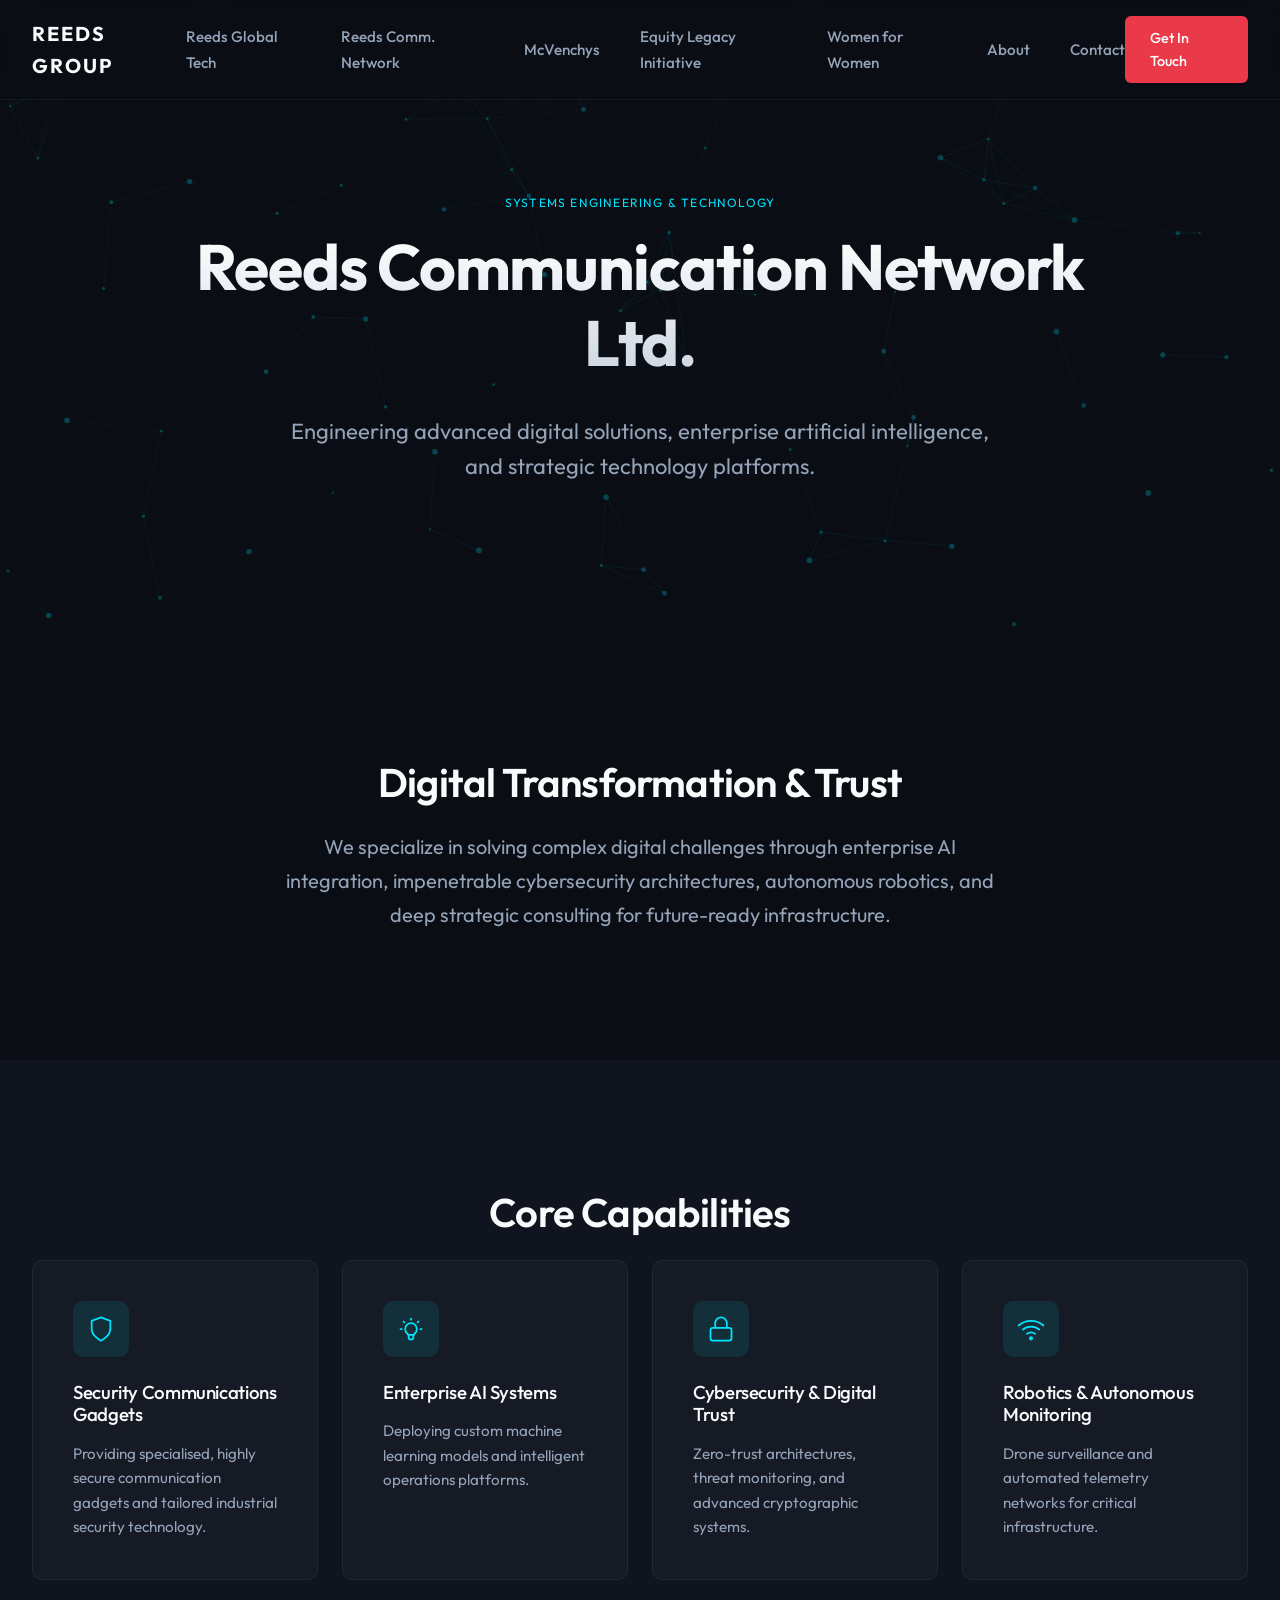
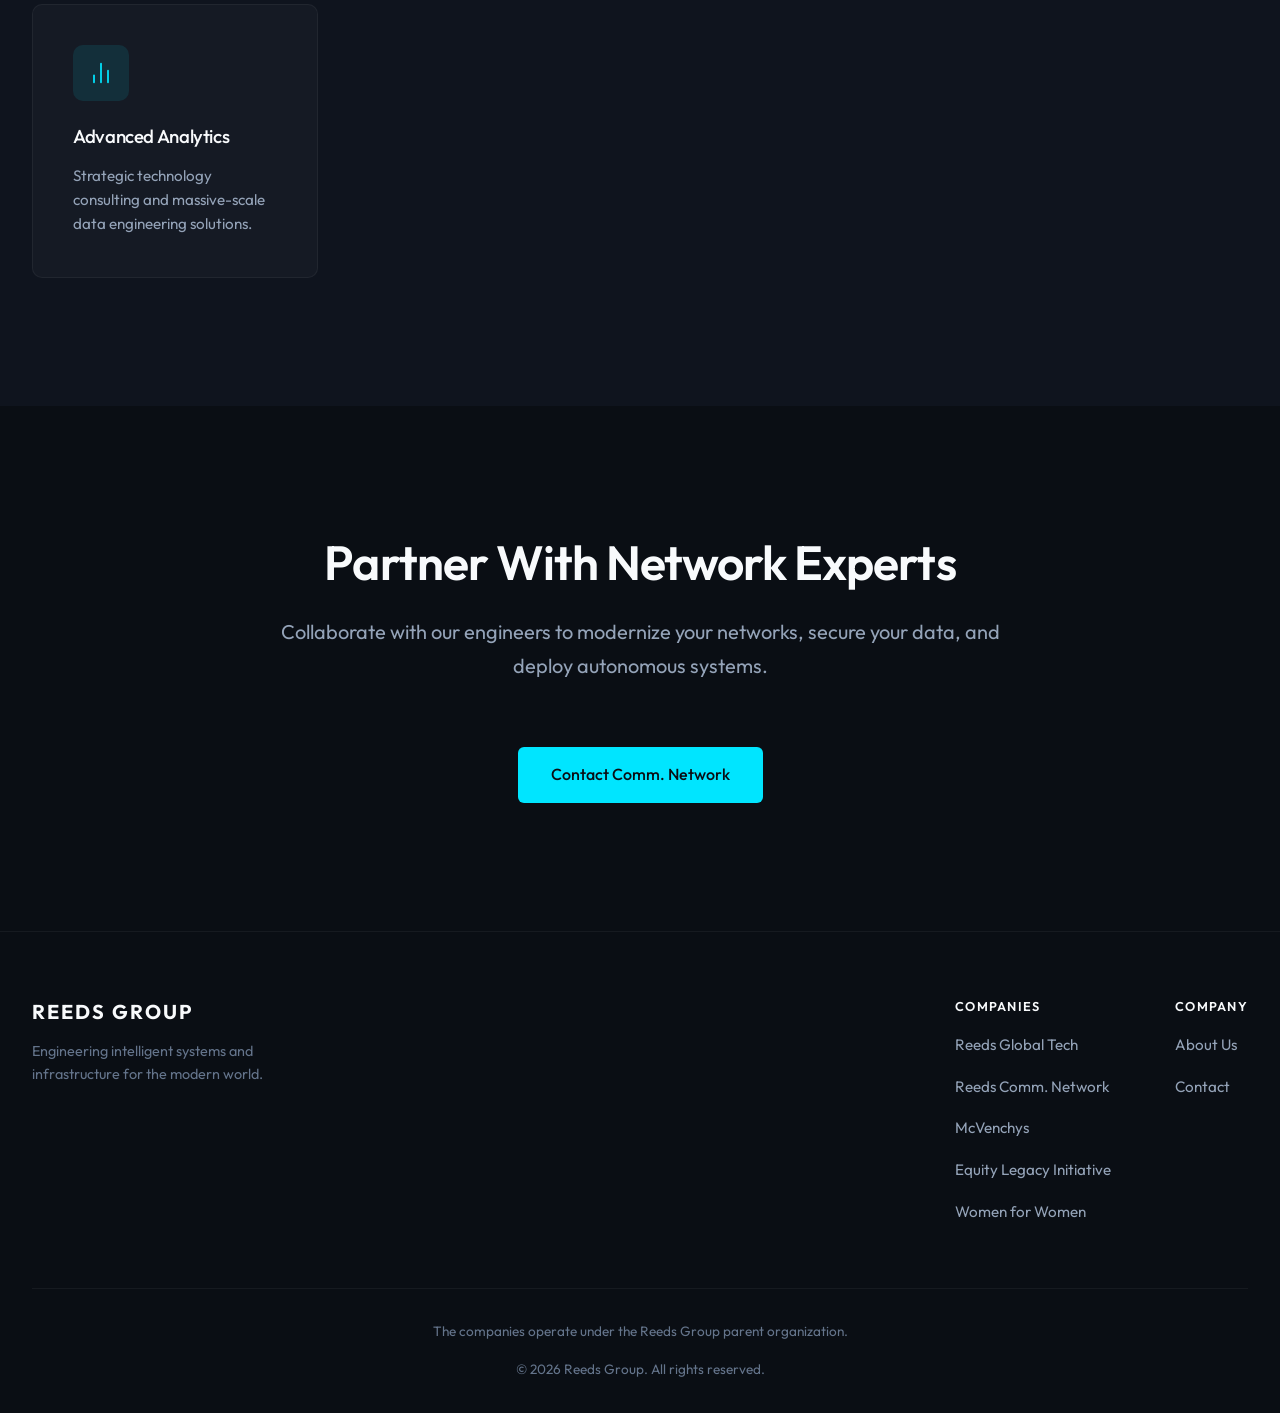
<file: comm-network.html>
<!DOCTYPE html>
<html lang="en">
<head>
    <meta charset="UTF-8">
    <meta name="viewport" content="width=device-width, initial-scale=1.0">
    <title>Reeds Communication Network Ltd | Advanced Digital Solutions</title>
    <meta name="description" content="Reeds Communication Network — engineering advanced digital solutions, enterprise AI, cybersecurity, and strategic technology platforms.">
    <link rel="preconnect" href="https://fonts.googleapis.com">
    <link rel="preconnect" href="https://fonts.gstatic.com" crossorigin>
    <link href="https://fonts.googleapis.com/css2?family=Outfit:wght@300;400;500;600;700&display=swap" rel="stylesheet">
    <link rel="icon" type="image/png" href="favicon.png">
    <link rel="stylesheet" href="index.css">
    <style>
        .hero-comm-network {
            background: linear-gradient(to bottom, rgba(10, 14, 20, 0.9), var(--color-bg)), url('https://images.unsplash.com/photo-1550751827-4bd374c3f58b?auto=format&fit=crop&q=80') center/cover;
        }
    </style>
</head>
<body>
    <div class="mobile-menu" id="mobile-menu">
        <a href="index.html">Home</a>
        <a href="global-tech.html">Reeds Global Tech</a>
        <a href="comm-network.html">Reeds Comm. Network</a>
        <a href="mcvenchys.html">McVenchys</a>
        <a href="equity-legacy.html">Equity Legacy Initiative</a>
        <a href="women-for-women.html">Women for Women</a>
        <a href="about.html">About</a>
        <a href="contact.html">Contact</a>
    </div>

    <header class="global-header">
        <div class="header-container">
            <div class="header-logo"><a href="index.html">REEDS GROUP</a></div>
            <nav class="header-nav">
                <ul>
                    <li><a href="global-tech.html">Reeds Global Tech</a></li>
                    <li><a href="comm-network.html">Reeds Comm. Network</a></li>
                    <li><a href="mcvenchys.html">McVenchys</a></li>
                    <li><a href="equity-legacy.html">Equity Legacy Initiative</a></li>
                    <li><a href="women-for-women.html">Women for Women</a></li>
                    <li><a href="about.html">About</a></li>
                    <li><a href="contact.html">Contact</a></li>
                </ul>
            </nav>
            <div class="header-actions">
                <a href="contact.html" class="btn highlight-red-btn btn-sm">Get In Touch</a>
            </div>
            <button class="mobile-toggle" id="mobile-toggle" aria-label="Toggle menu">
                <span></span><span></span><span></span>
            </button>
        </div>
    </header>

    <main>
        <section class="hero-section hero-comm-network" style="min-height: 70vh;">
            <canvas id="network-canvas"></canvas>
            <div class="hero-content" style="margin-top: 6rem;">
                <div class="insight-meta" style="margin-bottom: 1rem; color: var(--accent-cyan);">Systems Engineering & Technology</div>
                <h1 class="hero-title fade-in">Reeds Communication Network Ltd.</h1>
                <p class="hero-subtitle fade-in delay-1" style="max-width: 700px;">Engineering advanced digital solutions, enterprise artificial intelligence, and strategic technology platforms.</p>
            </div>
        </section>

        <section class="mission-section section-padding">
            <div class="container text-center max-w-lg fade-in-up">
                <h2 class="section-title">Digital Transformation & Trust</h2>
                <p class="section-lead">We specialize in solving complex digital challenges through enterprise AI integration, impenetrable cybersecurity architectures, autonomous robotics, and deep strategic consulting for future-ready infrastructure.</p>
            </div>
        </section>

        <section class="insights-section section-padding bg-alt">
            <div class="container fade-in-up">
                <h2 class="section-title text-center mb-lg">Core Capabilities</h2>
                <div class="grid-cards cols-4">
                    <div class="card hover-glow">
                        <div class="icon-container icon-cyan">
                            <svg viewBox="0 0 24 24" stroke-linecap="round" stroke-linejoin="round"><path d="M12 22s8-4 8-10V5l-8-3-8 3v7c0 6 8 10 8 10z"/></svg>
                        </div>
                        <h3>Security Communications Gadgets</h3>
                        <p class="card-desc">Providing specialised, highly secure communication gadgets and tailored industrial security technology.</p>
                    </div>
                    <div class="card hover-glow">
                        <div class="icon-container icon-cyan">
                            <svg viewBox="0 0 24 24" stroke-linecap="round" stroke-linejoin="round"><path d="M9.663 17h4.674M12 3v1m6.364 1.636l-.707.707M21 12h-1M4 12H3m3.343-5.657l-.707-.707m2.828 9.9a5 5 0 1 1 7.072 0l-.548.547A3.374 3.374 0 0 0 14 18.469V19a2 2 0 1 1-4 0v-.531c0-.895-.356-1.754-.988-2.386l-.548-.547z"/></svg>
                        </div>
                        <h3>Enterprise AI Systems</h3>
                        <p class="card-desc">Deploying custom machine learning models and intelligent operations platforms.</p>
                    </div>
                    <div class="card hover-glow">
                        <div class="icon-container icon-cyan">
                            <svg viewBox="0 0 24 24" stroke-linecap="round" stroke-linejoin="round"><rect x="3" y="11" width="18" height="11" rx="2" ry="2"/><path d="M7 11V7a5 5 0 0 1 10 0v4"/></svg>
                        </div>
                        <h3>Cybersecurity & Digital Trust</h3>
                        <p class="card-desc">Zero-trust architectures, threat monitoring, and advanced cryptographic systems.</p>
                    </div>
                    <div class="card hover-glow">
                        <div class="icon-container icon-cyan">
                            <svg viewBox="0 0 24 24" stroke-linecap="round" stroke-linejoin="round"><path d="M5 12.55a11 11 0 0 1 14.08 0"/><path d="M1.42 9a16 16 0 0 1 21.16 0"/><path d="M8.53 16.11a6 6 0 0 1 6.95 0"/><circle cx="12" cy="20" r="1"/></svg>
                        </div>
                        <h3>Robotics & Autonomous Monitoring</h3>
                        <p class="card-desc">Drone surveillance and automated telemetry networks for critical infrastructure.</p>
                    </div>
                    <div class="card hover-glow">
                        <div class="icon-container icon-cyan">
                            <svg viewBox="0 0 24 24" stroke-linecap="round" stroke-linejoin="round"><line x1="18" y1="20" x2="18" y2="10"/><line x1="12" y1="20" x2="12" y2="4"/><line x1="6" y1="20" x2="6" y2="14"/></svg>
                        </div>
                        <h3>Advanced Analytics</h3>
                        <p class="card-desc">Strategic technology consulting and massive-scale data engineering solutions.</p>
                    </div>
                </div>
            </div>
        </section>

        <section id="contact" class="cta-section section-padding">
            <div class="container text-center max-w-lg fade-in-up">
                <h2 class="section-title cta-title">Partner With Network Experts</h2>
                <p class="section-lead mb-lg">Collaborate with our engineers to modernize your networks, secure your data, and deploy autonomous systems.</p>
                <div class="cta-actions">
                    <a href="contact.html" class="btn highlight-cyan-btn">Contact Comm. Network</a>
                </div>
            </div>
        </section>
    </main>

    <footer class="global-footer">
        <div class="container">
            <div class="footer-grid">
                <div class="footer-brand">
                    <div class="footer-logo">REEDS GROUP</div>
                    <p class="footer-tagline">Engineering intelligent systems and infrastructure for the modern world.</p>
                </div>
                <div class="footer-nav">
                    <div>
                        <div class="footer-nav-title">Companies</div>
                        <ul>
                            <li><a href="global-tech.html">Reeds Global Tech</a></li>
                            <li><a href="comm-network.html">Reeds Comm. Network</a></li>
                            <li><a href="mcvenchys.html">McVenchys</a></li>
                            <li><a href="equity-legacy.html">Equity Legacy Initiative</a></li>
                            <li><a href="women-for-women.html">Women for Women</a></li>
                        </ul>
                    </div>
                    <div>
                        <div class="footer-nav-title">Company</div>
                        <ul>
                            <li><a href="about.html">About Us</a></li>
                            <li><a href="contact.html">Contact</a></li>
                        </ul>
                    </div>
                </div>
            </div>
            <div class="footer-bottom">
                <p class="footer-note">The companies operate under the Reeds Group parent organization.</p>
                <p class="footer-copy">&copy; 2026 Reeds Group. All rights reserved.</p>
            </div>
        </div>
    </footer>
    <script src="index.js"></script>
</body>
</html>
</file>
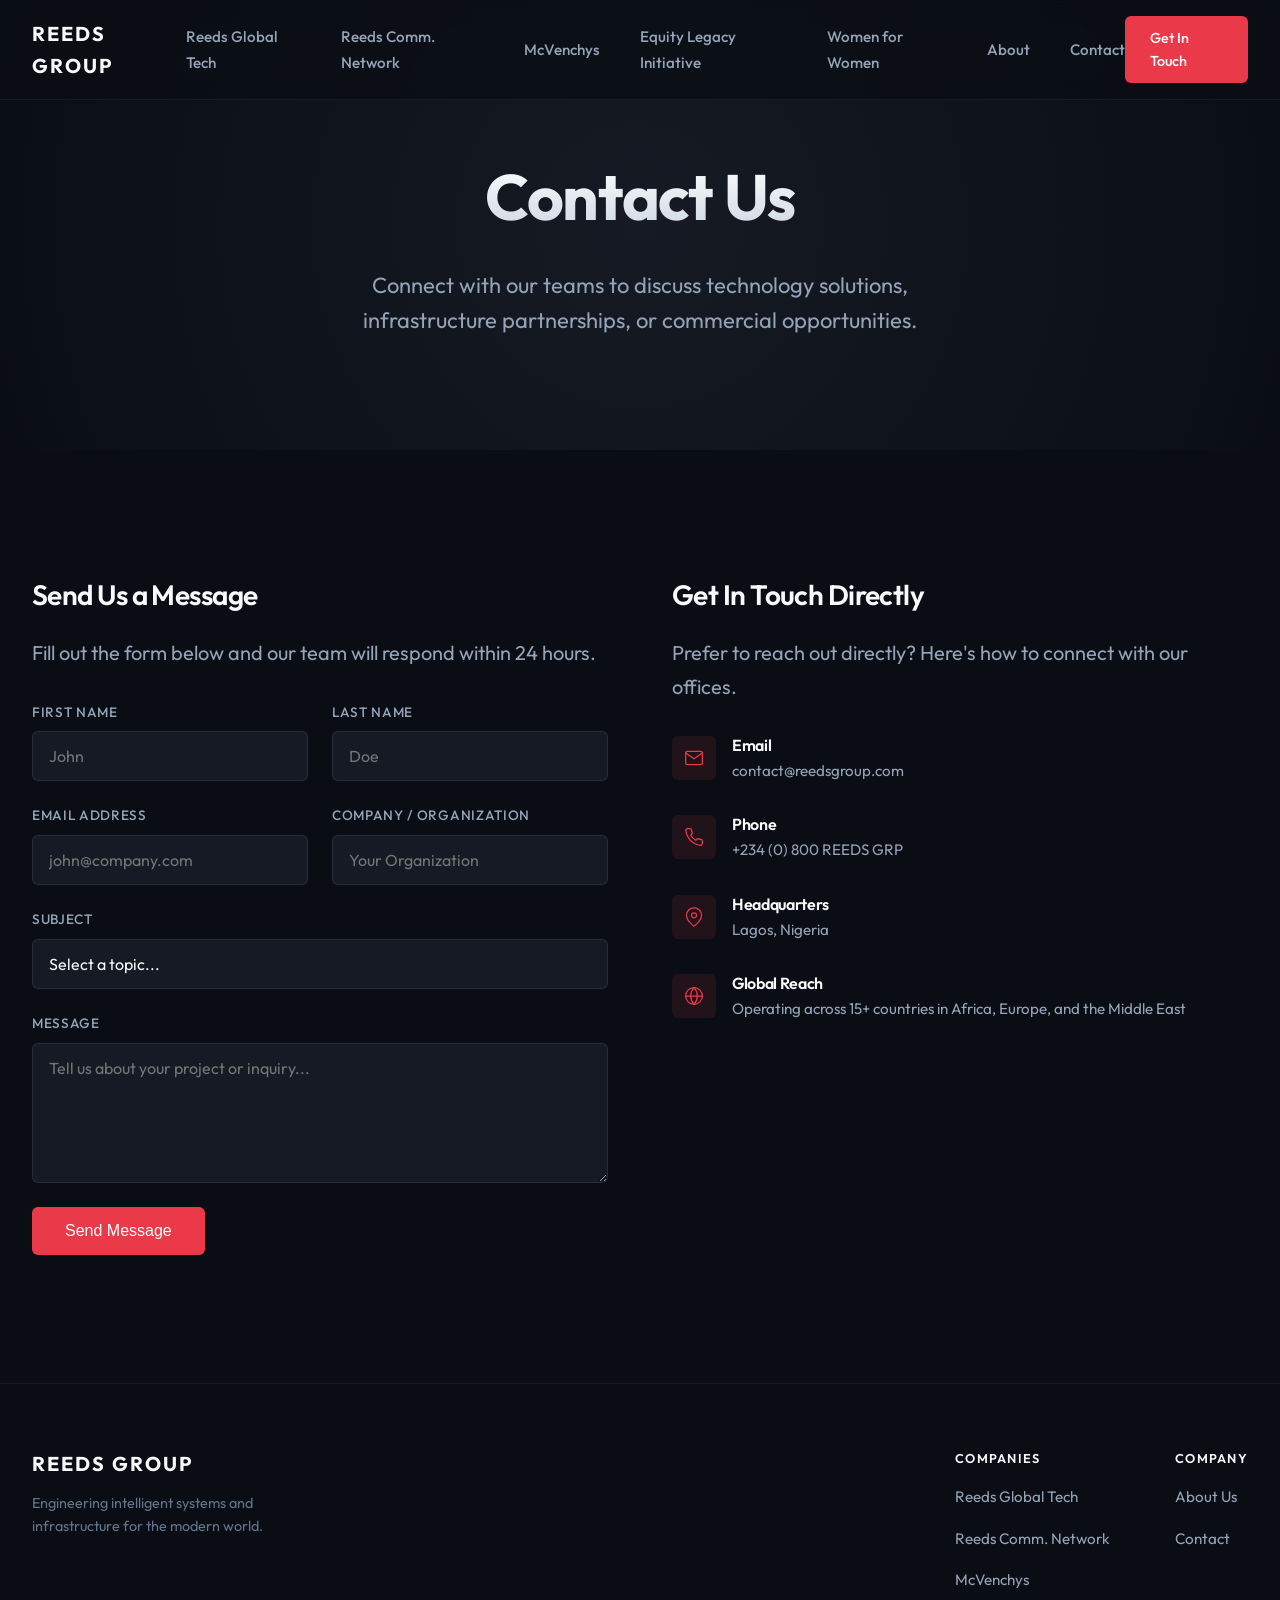
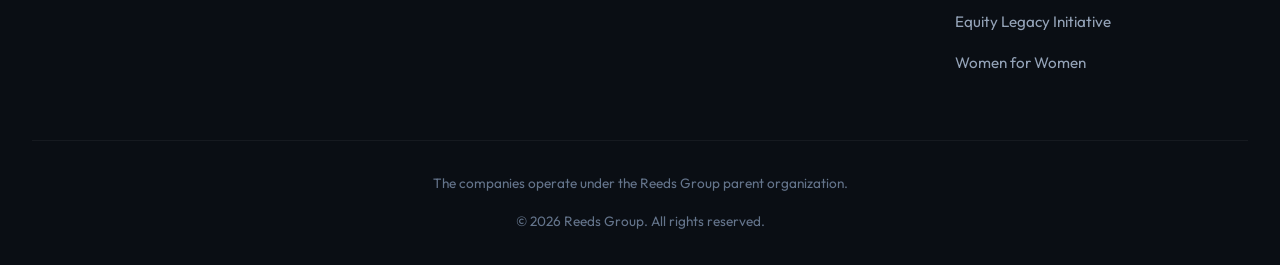
<file: contact.html>
<!DOCTYPE html>
<html lang="en">
<head>
    <meta charset="UTF-8">
    <meta name="viewport" content="width=device-width, initial-scale=1.0">
    <title>Contact Us | Reeds Group</title>
    <meta name="description" content="Get in touch with Reeds Group. Connect with our teams for technology solutions, infrastructure partnerships, and commercial collaborations.">
    <link rel="preconnect" href="https://fonts.googleapis.com">
    <link rel="preconnect" href="https://fonts.gstatic.com" crossorigin>
    <link href="https://fonts.googleapis.com/css2?family=Outfit:wght@300;400;500;600;700&display=swap" rel="stylesheet">
    <link rel="icon" type="image/png" href="favicon.png">
    <link rel="stylesheet" href="index.css">
</head>
<body>
    <div class="mobile-menu" id="mobile-menu">
        <a href="index.html">Home</a>
        <a href="global-tech.html">Reeds Global Tech</a>
        <a href="comm-network.html">Reeds Comm. Network</a>
        <a href="mcvenchys.html">McVenchys</a>
        <a href="equity-legacy.html">Equity Legacy Initiative</a>
        <a href="women-for-women.html">Women for Women</a>
        <a href="about.html">About</a>
        <a href="contact.html">Contact</a>
    </div>

    <header class="global-header">
        <div class="header-container">
            <div class="header-logo"><a href="index.html">REEDS GROUP</a></div>
            <nav class="header-nav">
                <ul>
                    <li><a href="global-tech.html">Reeds Global Tech</a></li>
                    <li><a href="comm-network.html">Reeds Comm. Network</a></li>
                    <li><a href="mcvenchys.html">McVenchys</a></li>
                    <li><a href="equity-legacy.html">Equity Legacy Initiative</a></li>
                    <li><a href="women-for-women.html">Women for Women</a></li>
                    <li><a href="about.html">About</a></li>
                    <li><a href="contact.html">Contact</a></li>
                </ul>
            </nav>
            <div class="header-actions">
                <a href="contact.html" class="btn highlight-red-btn btn-sm">Get In Touch</a>
            </div>
            <button class="mobile-toggle" id="mobile-toggle" aria-label="Toggle menu">
                <span></span><span></span><span></span>
            </button>
        </div>
    </header>

    <main>
        <!-- Hero -->
        <section class="hero-section" style="min-height: 50vh;">
            <div class="hero-content" style="margin-top: 6rem;">
                <h1 class="hero-title fade-in">Contact Us</h1>
                <p class="hero-subtitle fade-in delay-1" style="max-width: 600px;">Connect with our teams to discuss technology solutions, infrastructure partnerships, or commercial opportunities.</p>
            </div>
        </section>

        <!-- Contact Form Section -->
        <section class="section-padding">
            <div class="container fade-in-up">
                <div class="contact-grid">
                    <!-- Form -->
                    <div>
                        <h2 class="section-title" style="font-size: 1.75rem;">Send Us a Message</h2>
                        <p class="section-lead" style="margin-bottom: 2rem;">Fill out the form below and our team will respond within 24 hours.</p>
                        <form class="contact-form" id="contact-form" onsubmit="event.preventDefault(); alert('Thank you for your message. Our team will be in touch shortly.');">
                            <div class="form-row">
                                <div class="form-group">
                                    <label class="form-label" for="first-name">First Name</label>
                                    <input class="form-input" type="text" id="first-name" name="first-name" required placeholder="John">
                                </div>
                                <div class="form-group">
                                    <label class="form-label" for="last-name">Last Name</label>
                                    <input class="form-input" type="text" id="last-name" name="last-name" required placeholder="Doe">
                                </div>
                            </div>
                            <div class="form-row">
                                <div class="form-group">
                                    <label class="form-label" for="email">Email Address</label>
                                    <input class="form-input" type="email" id="email" name="email" required placeholder="john@company.com">
                                </div>
                                <div class="form-group">
                                    <label class="form-label" for="company">Company / Organization</label>
                                    <input class="form-input" type="text" id="company" name="company" placeholder="Your Organization">
                                </div>
                            </div>
                            <div class="form-group">
                                <label class="form-label" for="subject">Subject</label>
                                <select class="form-select" id="subject" name="subject">
                                    <option value="">Select a topic...</option>
                                    <option value="global-tech">Reeds Global Tech Inquiry</option>
                                    <option value="comm-network">Reeds Communication Network Inquiry</option>
                                    <option value="equity-legacy">Equity Legacy Initiative Inquiry</option>
                                    <option value="partnership">Partnership Opportunity</option>
                                    <option value="careers">Careers</option>
                                    <option value="general">General Inquiry</option>
                                </select>
                            </div>
                            <div class="form-group">
                                <label class="form-label" for="message">Message</label>
                                <textarea class="form-textarea" id="message" name="message" required placeholder="Tell us about your project or inquiry..."></textarea>
                            </div>
                            <button type="submit" class="btn highlight-red-btn" style="align-self: flex-start;">Send Message</button>
                        </form>
                    </div>

                    <!-- Contact Info Sidebar -->
                    <div>
                        <h2 class="section-title" style="font-size: 1.75rem;">Get In Touch Directly</h2>
                        <p class="section-lead" style="margin-bottom: 2rem;">Prefer to reach out directly? Here's how to connect with our offices.</p>
                        <div class="contact-info">
                            <div class="contact-info-item">
                                <div class="contact-info-icon">
                                    <svg viewBox="0 0 24 24" stroke-linecap="round" stroke-linejoin="round"><path d="M4 4h16c1.1 0 2 .9 2 2v12c0 1.1-.9 2-2 2H4c-1.1 0-2-.9-2-2V6c0-1.1.9-2 2-2z"/><polyline points="22,6 12,13 2,6"/></svg>
                                </div>
                                <div class="contact-info-text">
                                    <h4>Email</h4>
                                    <p>contact@reedsgroup.com</p>
                                </div>
                            </div>
                            <div class="contact-info-item">
                                <div class="contact-info-icon">
                                    <svg viewBox="0 0 24 24" stroke-linecap="round" stroke-linejoin="round"><path d="M22 16.92v3a2 2 0 0 1-2.18 2 19.79 19.79 0 0 1-8.63-3.07 19.5 19.5 0 0 1-6-6 19.79 19.79 0 0 1-3.07-8.67A2 2 0 0 1 4.11 2h3a2 2 0 0 1 2 1.72c.127.96.362 1.903.7 2.81a2 2 0 0 1-.45 2.11L8.09 9.91a16 16 0 0 0 6 6l1.27-1.27a2 2 0 0 1 2.11-.45c.907.338 1.85.573 2.81.7A2 2 0 0 1 22 16.92z"/></svg>
                                </div>
                                <div class="contact-info-text">
                                    <h4>Phone</h4>
                                    <p>+234 (0) 800 REEDS GRP</p>
                                </div>
                            </div>
                            <div class="contact-info-item">
                                <div class="contact-info-icon">
                                    <svg viewBox="0 0 24 24" stroke-linecap="round" stroke-linejoin="round"><path d="M21 10c0 7-9 13-9 13s-9-6-9-13a9 9 0 0 1 18 0z"/><circle cx="12" cy="10" r="3"/></svg>
                                </div>
                                <div class="contact-info-text">
                                    <h4>Headquarters</h4>
                                    <p>Lagos, Nigeria</p>
                                </div>
                            </div>
                            <div class="contact-info-item">
                                <div class="contact-info-icon">
                                    <svg viewBox="0 0 24 24" stroke-linecap="round" stroke-linejoin="round"><circle cx="12" cy="12" r="10"/><line x1="2" y1="12" x2="22" y2="12"/><path d="M12 2a15.3 15.3 0 0 1 4 10 15.3 15.3 0 0 1-4 10 15.3 15.3 0 0 1-4-10 15.3 15.3 0 0 1 4-10z"/></svg>
                                </div>
                                <div class="contact-info-text">
                                    <h4>Global Reach</h4>
                                    <p>Operating across 15+ countries in Africa, Europe, and the Middle East</p>
                                </div>
                            </div>
                        </div>
                    </div>
                </div>
            </div>
        </section>
    </main>

    <footer class="global-footer">
        <div class="container">
            <div class="footer-grid">
                <div class="footer-brand">
                    <div class="footer-logo">REEDS GROUP</div>
                    <p class="footer-tagline">Engineering intelligent systems and infrastructure for the modern world.</p>
                </div>
                <div class="footer-nav">
                    <div>
                        <div class="footer-nav-title">Companies</div>
                        <ul>
                            <li><a href="global-tech.html">Reeds Global Tech</a></li>
                            <li><a href="comm-network.html">Reeds Comm. Network</a></li>
                            <li><a href="mcvenchys.html">McVenchys</a></li>
                            <li><a href="equity-legacy.html">Equity Legacy Initiative</a></li>
                            <li><a href="women-for-women.html">Women for Women</a></li>
                        </ul>
                    </div>
                    <div>
                        <div class="footer-nav-title">Company</div>
                        <ul>
                            <li><a href="about.html">About Us</a></li>
                            <li><a href="contact.html">Contact</a></li>
                        </ul>
                    </div>
                </div>
            </div>
            <div class="footer-bottom">
                <p class="footer-note">The companies operate under the Reeds Group parent organization.</p>
                <p class="footer-copy">&copy; 2026 Reeds Group. All rights reserved.</p>
            </div>
        </div>
    </footer>
    <script src="index.js"></script>
</body>
</html>
</file>
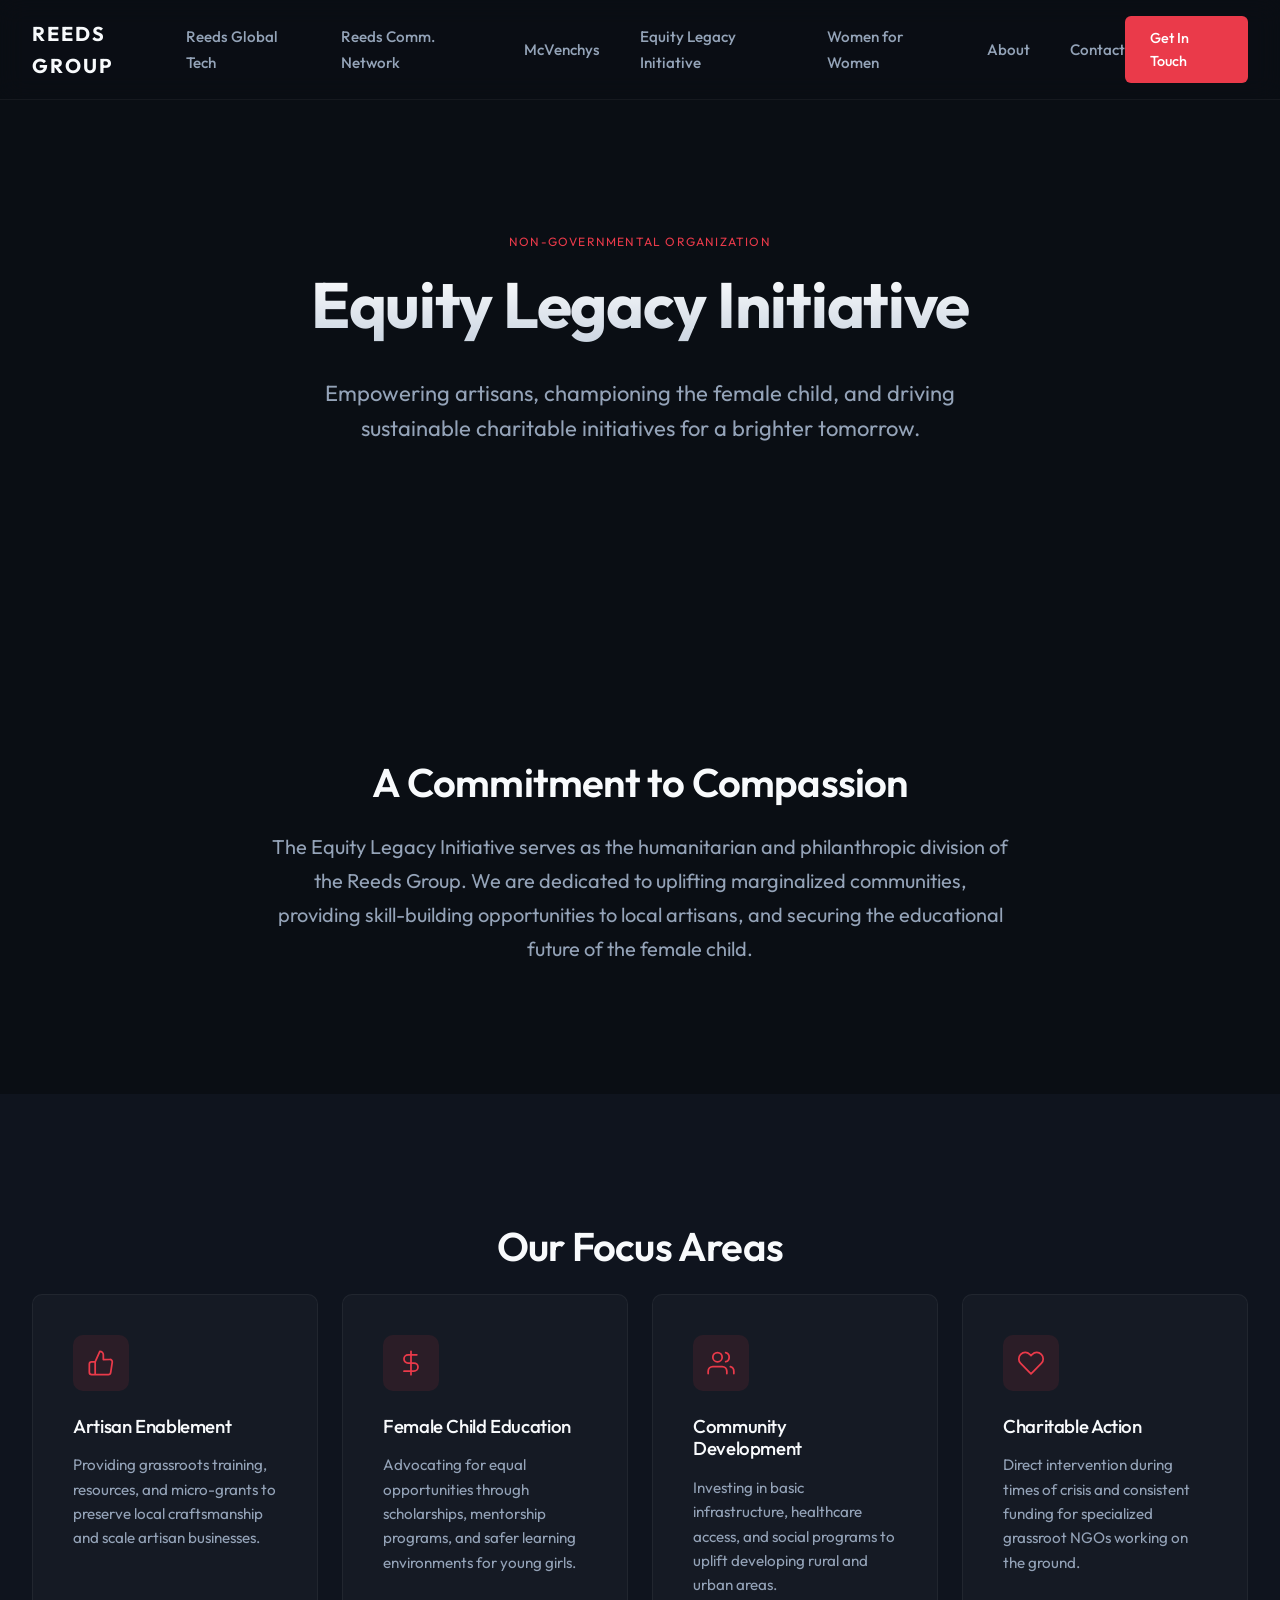
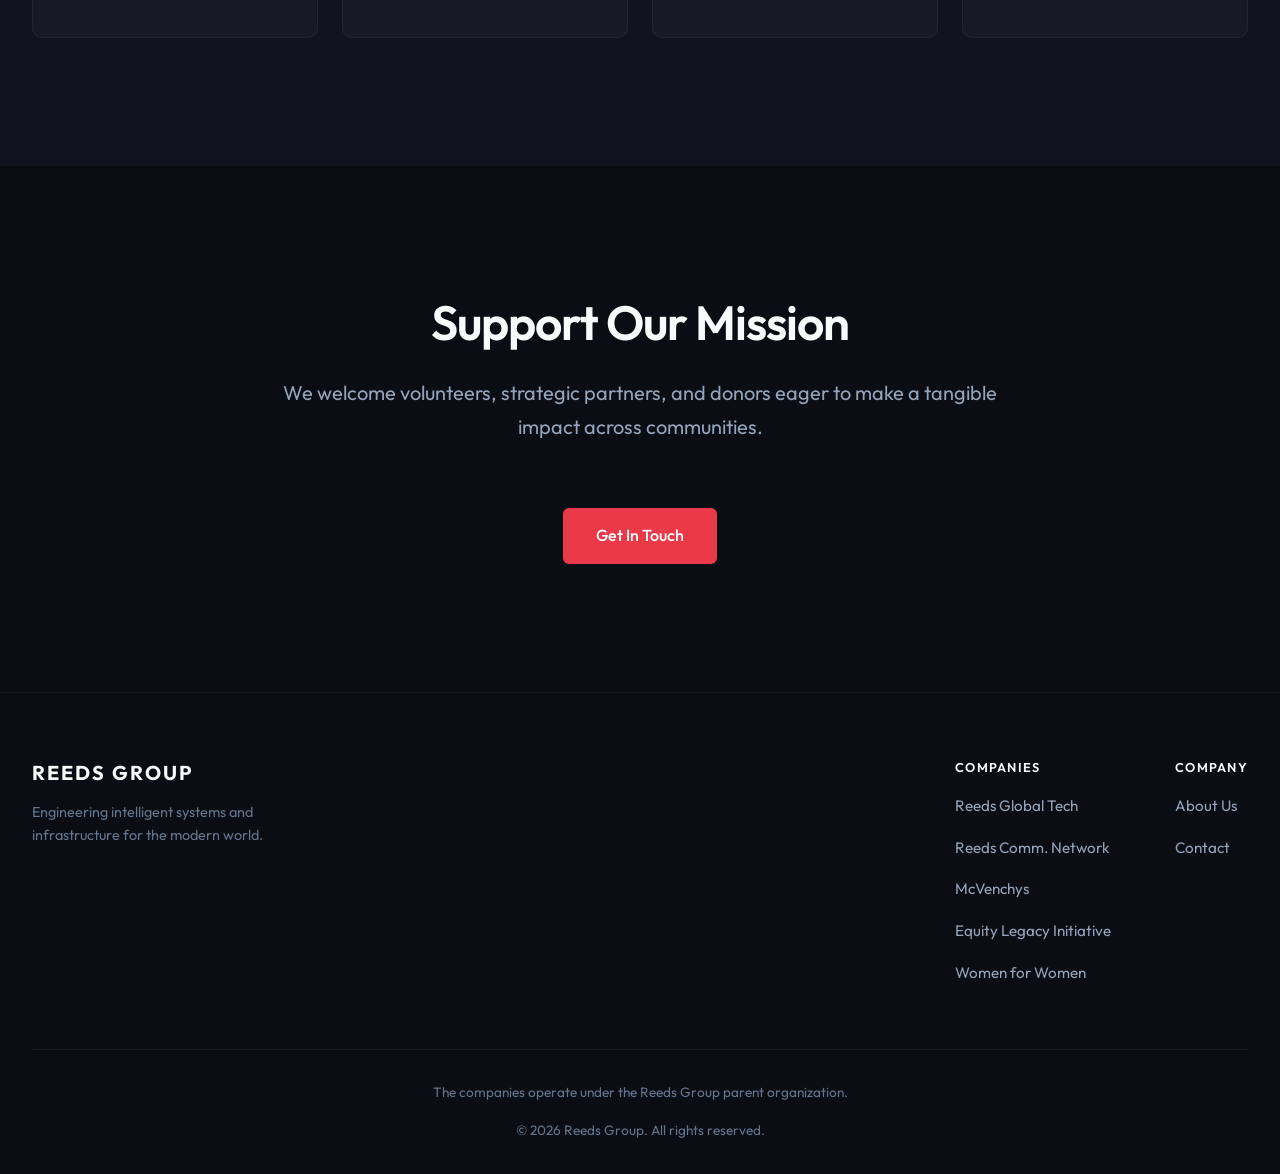
<file: equity-legacy.html>
<!DOCTYPE html>
<html lang="en">
<head>
    <meta charset="UTF-8">
    <meta name="viewport" content="width=device-width, initial-scale=1.0">
    <title>Equity Legacy Initiative | NGO & Charity</title>
    <meta name="description" content="Equity Legacy Initiative — An NGO focused on helping artisans, the female child, and driving sustainable charitable impact.">
    <link rel="preconnect" href="https://fonts.googleapis.com">
    <link rel="preconnect" href="https://fonts.gstatic.com" crossorigin>
    <link href="https://fonts.googleapis.com/css2?family=Outfit:wght@300;400;500;600;700&display=swap" rel="stylesheet">
    <link rel="icon" type="image/png" href="favicon.png">
    <link rel="stylesheet" href="index.css">
    <style>
        .hero-equity-legacy {
            background: linear-gradient(to bottom, rgba(10, 14, 20, 0.9), var(--color-bg)), url('https://images.unsplash.com/photo-1488521787991-ed7bbaae773c?auto=format&fit=crop&q=80') center/cover;
        }
    </style>
</head>
<body>
    <div class="mobile-menu" id="mobile-menu">
        <a href="index.html">Home</a>
        <a href="global-tech.html">Reeds Global Tech</a>
        <a href="comm-network.html">Reeds Comm. Network</a>
        <a href="mcvenchys.html">McVenchys</a>
        <a href="equity-legacy.html">Equity Legacy Initiative</a>
        <a href="women-for-women.html">Women for Women</a>
        <a href="about.html">About</a>
        <a href="contact.html">Contact</a>
    </div>

    <header class="global-header">
        <div class="header-container">
            <div class="header-logo"><a href="index.html">REEDS GROUP</a></div>
            <nav class="header-nav">
                <ul>
                    <li><a href="global-tech.html">Reeds Global Tech</a></li>
                    <li><a href="comm-network.html">Reeds Comm. Network</a></li>
                    <li><a href="mcvenchys.html">McVenchys</a></li>
                    <li><a href="equity-legacy.html">Equity Legacy Initiative</a></li>
                    <li><a href="women-for-women.html">Women for Women</a></li>
                    <li><a href="about.html">About</a></li>
                    <li><a href="contact.html">Contact</a></li>
                </ul>
            </nav>
            <div class="header-actions">
                <a href="contact.html" class="btn highlight-red-btn btn-sm">Get In Touch</a>
            </div>
            <button class="mobile-toggle" id="mobile-toggle" aria-label="Toggle menu">
                <span></span><span></span><span></span>
            </button>
        </div>
    </header>

    <main>
        <section class="hero-section hero-equity-legacy" style="min-height: 70vh;">
            <div class="hero-content" style="margin-top: 6rem;">
                <div class="insight-meta" style="margin-bottom: 1rem; color: var(--accent-red);">Non-Governmental Organization</div>
                <h1 class="hero-title fade-in">Equity Legacy Initiative</h1>
                <p class="hero-subtitle fade-in delay-1" style="max-width: 700px;">Empowering artisans, championing the female child, and driving sustainable charitable initiatives for a brighter tomorrow.</p>
            </div>
        </section>

        <section class="mission-section section-padding">
            <div class="container text-center max-w-lg fade-in-up">
                <h2 class="section-title">A Commitment to Compassion</h2>
                <p class="section-lead">The Equity Legacy Initiative serves as the humanitarian and philanthropic division of the Reeds Group. We are dedicated to uplifting marginalized communities, providing skill-building opportunities to local artisans, and securing the educational future of the female child.</p>
            </div>
        </section>

        <section class="insights-section section-padding bg-alt">
            <div class="container fade-in-up">
                <h2 class="section-title text-center mb-lg">Our Focus Areas</h2>
                <div class="grid-cards cols-4">
                    <div class="card hover-glow">
                        <div class="icon-container icon-red">
                            <svg viewBox="0 0 24 24" stroke-linecap="round" stroke-linejoin="round"><path d="M14 9V5a3 3 0 0 0-3-3l-4 9v11h11.28a2 2 0 0 0 2-1.7l1.38-9a2 2 0 0 0-2-2.3zM7 22H4a2 2 0 0 1-2-2v-7a2 2 0 0 1 2-2h3"/></svg>
                        </div>
                        <h3>Artisan Enablement</h3>
                        <p class="card-desc">Providing grassroots training, resources, and micro-grants to preserve local craftsmanship and scale artisan businesses.</p>
                    </div>
                    <div class="card hover-glow">
                        <div class="icon-container icon-red">
                            <svg viewBox="0 0 24 24" stroke-linecap="round" stroke-linejoin="round"><path d="M12 2v20M17 5H9.5a3.5 3.5 0 0 0 0 7h5a3.5 3.5 0 0 1 0 7H6"/></svg>
                        </div>
                        <h3>Female Child Education</h3>
                        <p class="card-desc">Advocating for equal opportunities through scholarships, mentorship programs, and safer learning environments for young girls.</p>
                    </div>
                    <div class="card hover-glow">
                        <div class="icon-container icon-red">
                            <svg viewBox="0 0 24 24" stroke-linecap="round" stroke-linejoin="round"><path d="M17 21v-2a4 4 0 0 0-4-4H5a4 4 0 0 0-4 4v2"></path><circle cx="9" cy="7" r="4"></circle><path d="M23 21v-2a4 4 0 0 0-3-3.87"></path><path d="M16 3.13a4 4 0 0 1 0 7.75"></path></svg>
                        </div>
                        <h3>Community Development</h3>
                        <p class="card-desc">Investing in basic infrastructure, healthcare access, and social programs to uplift developing rural and urban areas.</p>
                    </div>
                    <div class="card hover-glow">
                        <div class="icon-container icon-red">
                            <svg viewBox="0 0 24 24" stroke-linecap="round" stroke-linejoin="round"><path d="M20.84 4.61a5.5 5.5 0 0 0-7.78 0L12 5.67l-1.06-1.06a5.5 5.5 0 0 0-7.78 7.78l1.06 1.06L12 21.23l7.78-7.78 1.06-1.06a5.5 5.5 0 0 0 0-7.78z"></path></svg>
                        </div>
                        <h3>Charitable Action</h3>
                        <p class="card-desc">Direct intervention during times of crisis and consistent funding for specialized grassroot NGOs working on the ground.</p>
                    </div>
                </div>
            </div>
        </section>

        <section id="contact" class="cta-section section-padding">
            <div class="container text-center max-w-lg fade-in-up">
                <h2 class="section-title cta-title">Support Our Mission</h2>
                <p class="section-lead mb-lg">We welcome volunteers, strategic partners, and donors eager to make a tangible impact across communities.</p>
                <div class="cta-actions">
                    <a href="contact.html" class="btn highlight-red-btn">Get In Touch</a>
                </div>
            </div>
        </section>
    </main>

    <footer class="global-footer">
        <div class="container">
            <div class="footer-grid">
                <div class="footer-brand">
                    <div class="footer-logo">REEDS GROUP</div>
                    <p class="footer-tagline">Engineering intelligent systems and infrastructure for the modern world.</p>
                </div>
                <div class="footer-nav">
                    <div>
                        <div class="footer-nav-title">Companies</div>
                        <ul>
                            <li><a href="global-tech.html">Reeds Global Tech</a></li>
                            <li><a href="comm-network.html">Reeds Comm. Network</a></li>
                            <li><a href="mcvenchys.html">McVenchys</a></li>
                            <li><a href="equity-legacy.html">Equity Legacy Initiative</a></li>
                            <li><a href="women-for-women.html">Women for Women</a></li>
                        </ul>
                    </div>
                    <div>
                        <div class="footer-nav-title">Company</div>
                        <ul>
                            <li><a href="about.html">About Us</a></li>
                            <li><a href="contact.html">Contact</a></li>
                        </ul>
                    </div>
                </div>
            </div>
            <div class="footer-bottom">
                <p class="footer-note">The companies operate under the Reeds Group parent organization.</p>
                <p class="footer-copy">&copy; 2026 Reeds Group. All rights reserved.</p>
            </div>
        </div>
    </footer>
    <script src="index.js"></script>
</body>
</html>
</file>
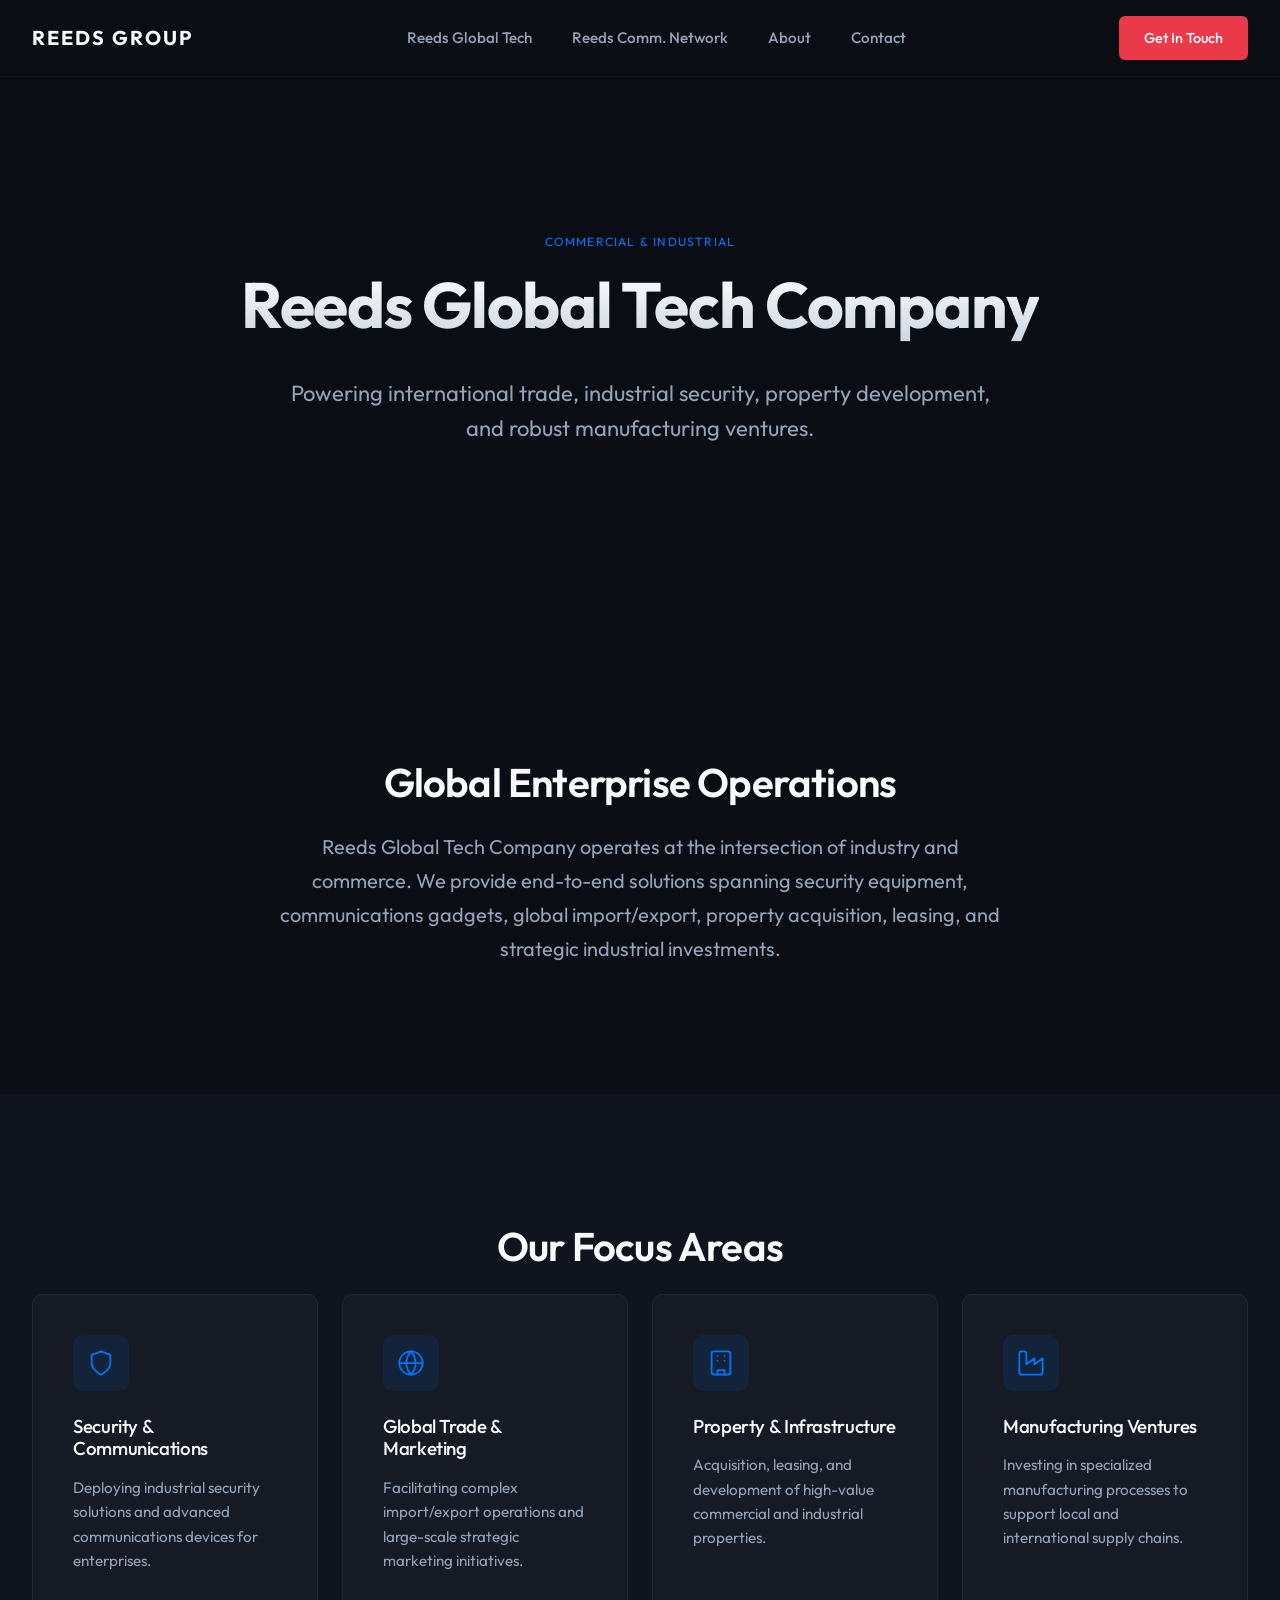
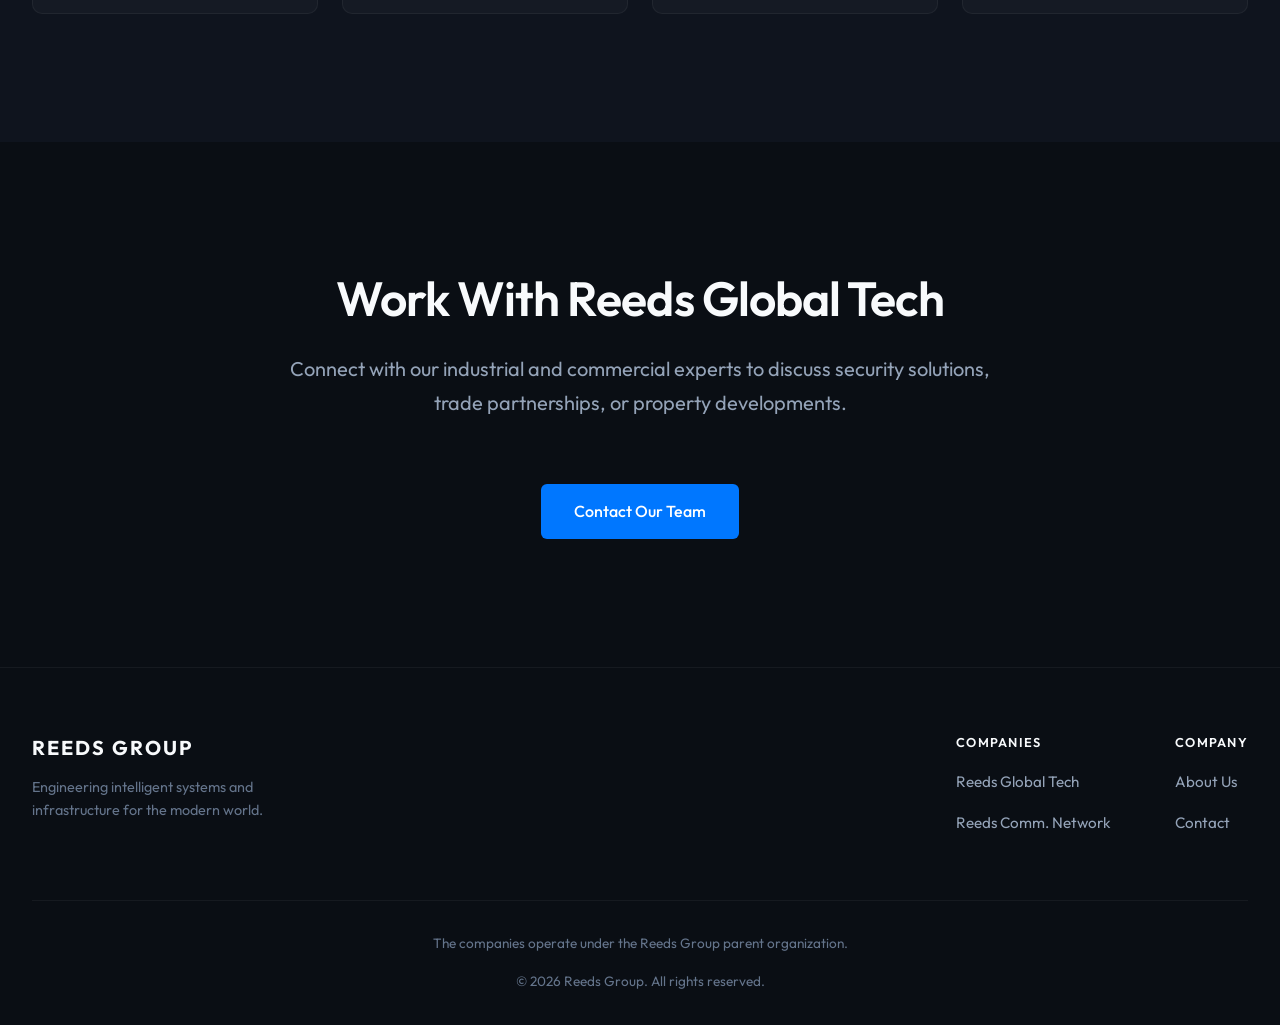
<file: global-tech.html>
<!DOCTYPE html>
<html lang="en">
<head>
    <meta charset="UTF-8">
    <meta name="viewport" content="width=device-width, initial-scale=1.0">
    <title>Reeds Global Tech Company | Industrial & Commercial Enterprise</title>
    <meta name="description" content="Reeds Global Tech Company — powering international trade, industrial security, property development, and manufacturing ventures.">
    <link rel="preconnect" href="https://fonts.googleapis.com">
    <link rel="preconnect" href="https://fonts.gstatic.com" crossorigin>
    <link href="https://fonts.googleapis.com/css2?family=Outfit:wght@300;400;500;600;700&display=swap" rel="stylesheet">
    <link rel="stylesheet" href="index.css">
    <style>
        .hero-global-tech {
            background: linear-gradient(to bottom, rgba(10, 14, 20, 0.9), var(--color-bg)), url('https://images.unsplash.com/photo-1581091226825-a6a2a5aee158?auto=format&fit=crop&q=80') center/cover;
        }
    </style>
</head>
<body>
    <div class="mobile-menu" id="mobile-menu">
        <a href="index.html">Home</a>
        <a href="global-tech.html">Reeds Global Tech</a>
        <a href="comm-network.html">Reeds Comm. Network</a>
        <a href="about.html">About</a>
        <a href="contact.html">Contact</a>
    </div>

    <header class="global-header">
        <div class="header-container">
            <div class="header-logo"><a href="index.html">REEDS GROUP</a></div>
            <nav class="header-nav">
                <ul>
                    <li><a href="global-tech.html">Reeds Global Tech</a></li>
                    <li><a href="comm-network.html">Reeds Comm. Network</a></li>
                    <li><a href="about.html">About</a></li>
                    <li><a href="contact.html">Contact</a></li>
                </ul>
            </nav>
            <div class="header-actions">
                <a href="contact.html" class="btn highlight-red-btn btn-sm">Get In Touch</a>
            </div>
            <button class="mobile-toggle" id="mobile-toggle" aria-label="Toggle menu">
                <span></span><span></span><span></span>
            </button>
        </div>
    </header>

    <main>
        <section class="hero-section hero-global-tech" style="min-height: 70vh;">
            <div class="hero-content" style="margin-top: 6rem;">
                <div class="insight-meta" style="margin-bottom: 1rem; color: var(--accent-blue);">Commercial & Industrial</div>
                <h1 class="hero-title fade-in">Reeds Global Tech Company</h1>
                <p class="hero-subtitle fade-in delay-1" style="max-width: 700px;">Powering international trade, industrial security, property development, and robust manufacturing ventures.</p>
            </div>
        </section>

        <section class="mission-section section-padding">
            <div class="container text-center max-w-lg fade-in-up">
                <h2 class="section-title">Global Enterprise Operations</h2>
                <p class="section-lead">Reeds Global Tech Company operates at the intersection of industry and commerce. We provide end-to-end solutions spanning security equipment, communications gadgets, global import/export, property acquisition, leasing, and strategic industrial investments.</p>
            </div>
        </section>

        <section class="insights-section section-padding bg-alt">
            <div class="container fade-in-up">
                <h2 class="section-title text-center mb-lg">Our Focus Areas</h2>
                <div class="grid-cards cols-4">
                    <div class="card hover-glow">
                        <div class="icon-container icon-blue">
                            <svg viewBox="0 0 24 24" stroke-linecap="round" stroke-linejoin="round"><path d="M12 22s8-4 8-10V5l-8-3-8 3v7c0 6 8 10 8 10z"/></svg>
                        </div>
                        <h3>Security & Communications</h3>
                        <p class="card-desc">Deploying industrial security solutions and advanced communications devices for enterprises.</p>
                    </div>
                    <div class="card hover-glow">
                        <div class="icon-container icon-blue">
                            <svg viewBox="0 0 24 24" stroke-linecap="round" stroke-linejoin="round"><circle cx="12" cy="12" r="10"/><line x1="2" y1="12" x2="22" y2="12"/><path d="M12 2a15.3 15.3 0 0 1 4 10 15.3 15.3 0 0 1-4 10 15.3 15.3 0 0 1-4-10 15.3 15.3 0 0 1 4-10z"/></svg>
                        </div>
                        <h3>Global Trade & Marketing</h3>
                        <p class="card-desc">Facilitating complex import/export operations and large-scale strategic marketing initiatives.</p>
                    </div>
                    <div class="card hover-glow">
                        <div class="icon-container icon-blue">
                            <svg viewBox="0 0 24 24" stroke-linecap="round" stroke-linejoin="round"><rect x="4" y="2" width="16" height="20" rx="2"/><path d="M9 22v-4h6v4"/><line x1="9" y1="6" x2="9.01" y2="6"/><line x1="15" y1="6" x2="15.01" y2="6"/><line x1="9" y1="10" x2="9.01" y2="10"/><line x1="15" y1="10" x2="15.01" y2="10"/></svg>
                        </div>
                        <h3>Property & Infrastructure</h3>
                        <p class="card-desc">Acquisition, leasing, and development of high-value commercial and industrial properties.</p>
                    </div>
                    <div class="card hover-glow">
                        <div class="icon-container icon-blue">
                            <svg viewBox="0 0 24 24" stroke-linecap="round" stroke-linejoin="round"><path d="M2 20a2 2 0 0 0 2 2h16a2 2 0 0 0 2-2V8l-7 5V8l-7 5V4a2 2 0 0 0-2-2H4a2 2 0 0 0-2 2Z"/></svg>
                        </div>
                        <h3>Manufacturing Ventures</h3>
                        <p class="card-desc">Investing in specialized manufacturing processes to support local and international supply chains.</p>
                    </div>
                </div>
            </div>
        </section>

        <section id="contact" class="cta-section section-padding">
            <div class="container text-center max-w-lg fade-in-up">
                <h2 class="section-title cta-title">Work With Reeds Global Tech</h2>
                <p class="section-lead mb-lg">Connect with our industrial and commercial experts to discuss security solutions, trade partnerships, or property developments.</p>
                <div class="cta-actions">
                    <a href="contact.html" class="btn highlight-blue-btn">Contact Our Team</a>
                </div>
            </div>
        </section>
    </main>

    <footer class="global-footer">
        <div class="container">
            <div class="footer-grid">
                <div class="footer-brand">
                    <div class="footer-logo">REEDS GROUP</div>
                    <p class="footer-tagline">Engineering intelligent systems and infrastructure for the modern world.</p>
                </div>
                <div class="footer-nav">
                    <div>
                        <div class="footer-nav-title">Companies</div>
                        <ul>
                            <li><a href="global-tech.html">Reeds Global Tech</a></li>
                            <li><a href="comm-network.html">Reeds Comm. Network</a></li>
                        </ul>
                    </div>
                    <div>
                        <div class="footer-nav-title">Company</div>
                        <ul>
                            <li><a href="about.html">About Us</a></li>
                            <li><a href="contact.html">Contact</a></li>
                        </ul>
                    </div>
                </div>
            </div>
            <div class="footer-bottom">
                <p class="footer-note">The companies operate under the Reeds Group parent organization.</p>
                <p class="footer-copy">&copy; 2026 Reeds Group. All rights reserved.</p>
            </div>
        </div>
    </footer>
    <script src="index.js"></script>
</body>
</html>
</file>
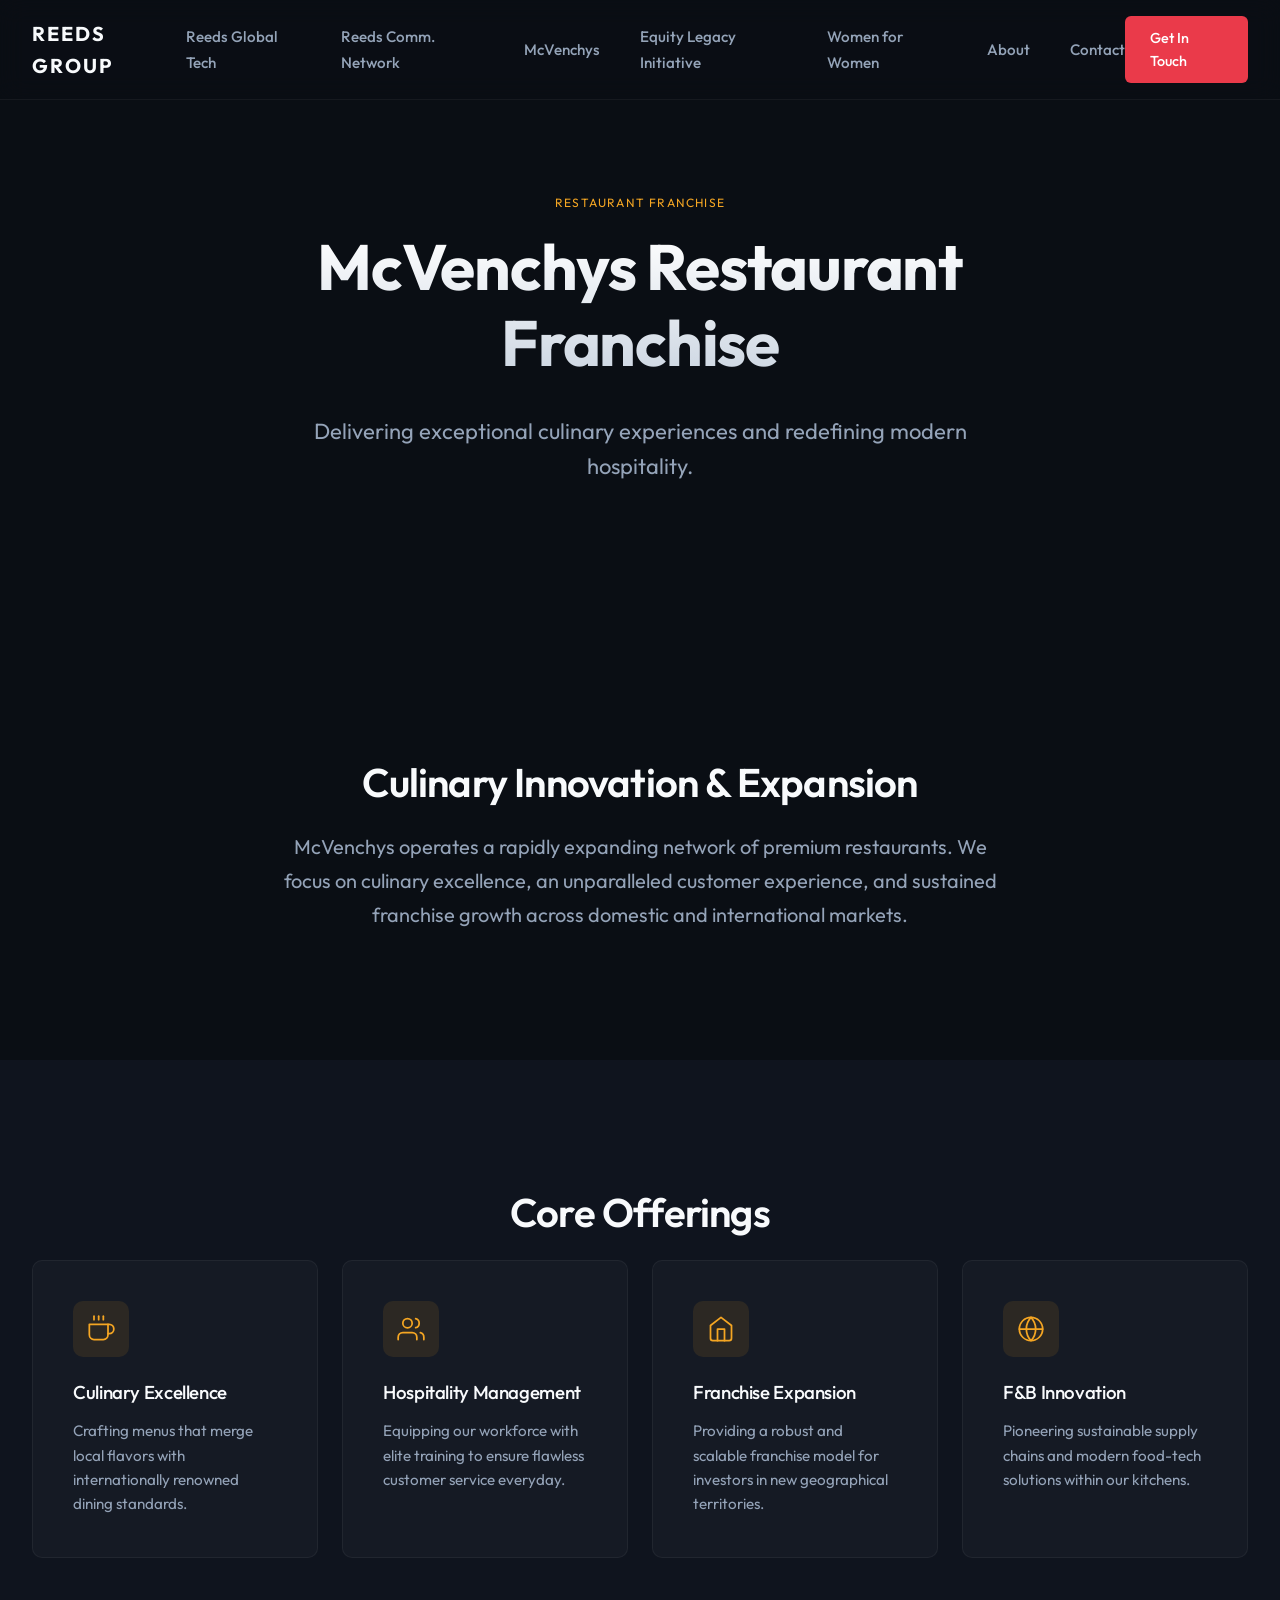
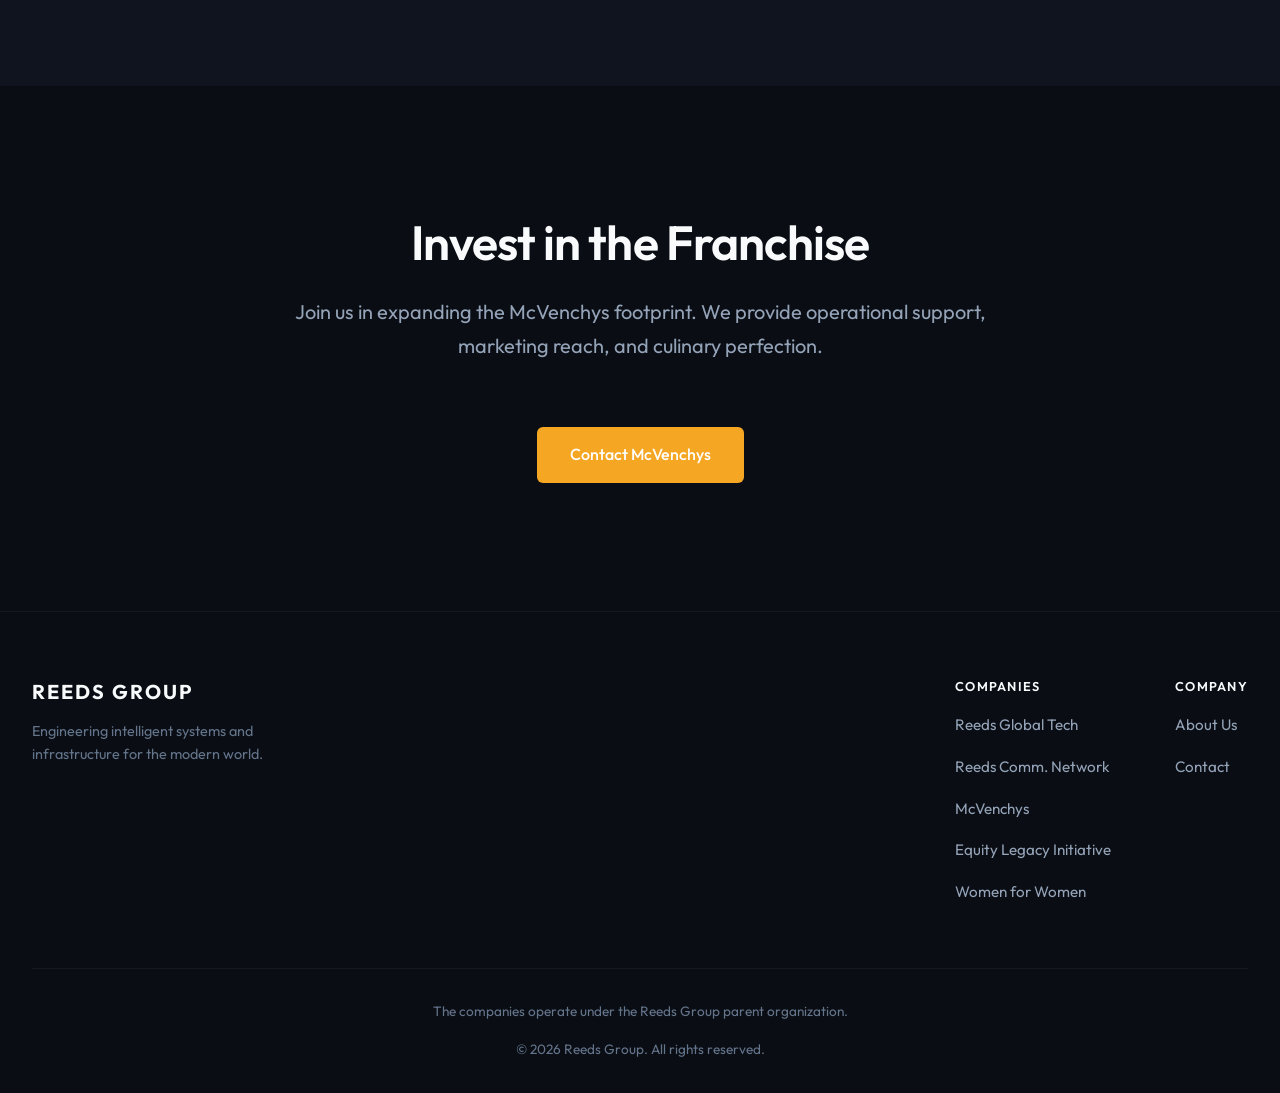
<file: mcvenchys.html>
<!DOCTYPE html>
<html lang="en">
<head>
    <meta charset="UTF-8">
    <meta name="viewport" content="width=device-width, initial-scale=1.0">
    <title>McVenchys Restaurant Franchise | Culinary Excellence</title>
    <meta name="description" content="McVenchys Restaurant Franchise - Shaping the future of hospitality and the food and beverage industry.">
    <link rel="preconnect" href="https://fonts.googleapis.com">
    <link rel="preconnect" href="https://fonts.gstatic.com" crossorigin>
    <link href="https://fonts.googleapis.com/css2?family=Outfit:wght@300;400;500;600;700&display=swap" rel="stylesheet">
    <link rel="icon" type="image/png" href="favicon.png">
    <link rel="stylesheet" href="index.css">
    <style>
        .hero-mcvenchys {
            background: linear-gradient(to bottom, rgba(10, 14, 20, 0.9), var(--color-bg)), url('https://images.unsplash.com/photo-1514933651103-005eec06c04b?auto=format&fit=crop&q=80') center/cover;
        }
    </style>
</head>
<body>
    <div class="mobile-menu" id="mobile-menu">
        <a href="index.html">Home</a>
        <a href="global-tech.html">Reeds Global Tech</a>
        <a href="comm-network.html">Reeds Comm. Network</a>
        <a href="mcvenchys.html">McVenchys</a>
        <a href="equity-legacy.html">Equity Legacy Initiative</a>
        <a href="women-for-women.html">Women for Women</a>
        <a href="about.html">About</a>
        <a href="contact.html">Contact</a>
    </div>

    <header class="global-header">
        <div class="header-container">
            <div class="header-logo"><a href="index.html">REEDS GROUP</a></div>
            <nav class="header-nav">
                <ul>
                    <li><a href="global-tech.html">Reeds Global Tech</a></li>
                    <li><a href="comm-network.html">Reeds Comm. Network</a></li>
                    <li><a href="mcvenchys.html">McVenchys</a></li>
                    <li><a href="equity-legacy.html">Equity Legacy Initiative</a></li>
                    <li><a href="women-for-women.html">Women for Women</a></li>
                    <li><a href="about.html">About</a></li>
                    <li><a href="contact.html">Contact</a></li>
                </ul>
            </nav>
            <div class="header-actions">
                <a href="contact.html" class="btn highlight-red-btn btn-sm">Get In Touch</a>
            </div>
            <button class="mobile-toggle" id="mobile-toggle" aria-label="Toggle menu">
                <span></span><span></span><span></span>
            </button>
        </div>
    </header>

    <main>
        <section class="hero-section hero-mcvenchys" style="min-height: 70vh;">
            <div class="hero-content" style="margin-top: 6rem;">
                <div class="insight-meta" style="margin-bottom: 1rem; color: var(--accent-orange);">Restaurant Franchise</div>
                <h1 class="hero-title fade-in">McVenchys Restaurant Franchise</h1>
                <p class="hero-subtitle fade-in delay-1" style="max-width: 700px;">Delivering exceptional culinary experiences and redefining modern hospitality.</p>
            </div>
        </section>

        <section class="mission-section section-padding">
            <div class="container text-center max-w-lg fade-in-up">
                <h2 class="section-title">Culinary Innovation & Expansion</h2>
                <p class="section-lead">McVenchys operates a rapidly expanding network of premium restaurants. We focus on culinary excellence, an unparalleled customer experience, and sustained franchise growth across domestic and international markets.</p>
            </div>
        </section>

        <section class="insights-section section-padding bg-alt">
            <div class="container fade-in-up">
                <h2 class="section-title text-center mb-lg">Core Offerings</h2>
                <div class="grid-cards cols-4">
                    <div class="card hover-glow">
                        <div class="icon-container" style="background: rgba(245, 166, 35, 0.1); color: var(--accent-orange);">
                            <svg viewBox="0 0 24 24" stroke-linecap="round" stroke-linejoin="round" stroke-width="1.5" fill="none"><path d="M18 8h1a4 4 0 0 1 0 8h-1"></path><path d="M2 8h16v9a4 4 0 0 1-4 4H6a4 4 0 0 1-4-4V8z"></path><line x1="6" y1="1" x2="6" y2="4"></line><line x1="10" y1="1" x2="10" y2="4"></line><line x1="14" y1="1" x2="14" y2="4"></line></svg>
                        </div>
                        <h3>Culinary Excellence</h3>
                        <p class="card-desc">Crafting menus that merge local flavors with internationally renowned dining standards.</p>
                    </div>
                    <div class="card hover-glow">
                        <div class="icon-container" style="background: rgba(245, 166, 35, 0.1); color: var(--accent-orange);">
                            <svg viewBox="0 0 24 24" stroke-linecap="round" stroke-linejoin="round" stroke-width="1.5" fill="none"><path d="M17 21v-2a4 4 0 0 0-4-4H5a4 4 0 0 0-4 4v2"></path><circle cx="9" cy="7" r="4"></circle><path d="M23 21v-2a4 4 0 0 0-3-3.87"></path><path d="M16 3.13a4 4 0 0 1 0 7.75"></path></svg>
                        </div>
                        <h3>Hospitality Management</h3>
                        <p class="card-desc">Equipping our workforce with elite training to ensure flawless customer service everyday.</p>
                    </div>
                    <div class="card hover-glow">
                        <div class="icon-container" style="background: rgba(245, 166, 35, 0.1); color: var(--accent-orange);">
                            <svg viewBox="0 0 24 24" stroke-linecap="round" stroke-linejoin="round" stroke-width="1.5" fill="none"><path d="M3 9l9-7 9 7v11a2 2 0 0 1-2 2H5a2 2 0 0 1-2-2z"></path><polyline points="9 22 9 12 15 12 15 22"></polyline></svg>
                        </div>
                        <h3>Franchise Expansion</h3>
                        <p class="card-desc">Providing a robust and scalable franchise model for investors in new geographical territories.</p>
                    </div>
                    <div class="card hover-glow">
                        <div class="icon-container" style="background: rgba(245, 166, 35, 0.1); color: var(--accent-orange);">
                            <svg viewBox="0 0 24 24" stroke-linecap="round" stroke-linejoin="round" stroke-width="1.5" fill="none"><circle cx="12" cy="12" r="10"></circle><path d="M12 2a14.5 14.5 0 0 0 0 20 14.5 14.5 0 0 0 0-20"></path><path d="M2 12h20"></path></svg>
                        </div>
                        <h3>F&B Innovation</h3>
                        <p class="card-desc">Pioneering sustainable supply chains and modern food-tech solutions within our kitchens.</p>
                    </div>
                </div>
            </div>
        </section>

        <section id="contact" class="cta-section section-padding">
            <div class="container text-center max-w-lg fade-in-up">
                <h2 class="section-title cta-title">Invest in the Franchise</h2>
                <p class="section-lead mb-lg">Join us in expanding the McVenchys footprint. We provide operational support, marketing reach, and culinary perfection.</p>
                <div class="cta-actions">
                    <a href="contact.html" class="btn highlight-orange-btn">Contact McVenchys</a>
                </div>
            </div>
        </section>
    </main>

    <footer class="global-footer">
        <div class="container">
            <div class="footer-grid">
                <div class="footer-brand">
                    <div class="footer-logo">REEDS GROUP</div>
                    <p class="footer-tagline">Engineering intelligent systems and infrastructure for the modern world.</p>
                </div>
                <div class="footer-nav">
                    <div>
                        <div class="footer-nav-title">Companies</div>
                        <ul>
                            <li><a href="global-tech.html">Reeds Global Tech</a></li>
                            <li><a href="comm-network.html">Reeds Comm. Network</a></li>
                            <li><a href="mcvenchys.html">McVenchys</a></li>
                            <li><a href="equity-legacy.html">Equity Legacy Initiative</a></li>
                            <li><a href="women-for-women.html">Women for Women</a></li>
                        </ul>
                    </div>
                    <div>
                        <div class="footer-nav-title">Company</div>
                        <ul>
                            <li><a href="about.html">About Us</a></li>
                            <li><a href="contact.html">Contact</a></li>
                        </ul>
                    </div>
                </div>
            </div>
            <div class="footer-bottom">
                <p class="footer-note">The companies operate under the Reeds Group parent organization.</p>
                <p class="footer-copy">&copy; 2026 Reeds Group. All rights reserved.</p>
            </div>
        </div>
    </footer>
    <script src="index.js"></script>
</body>
</html>
</file>
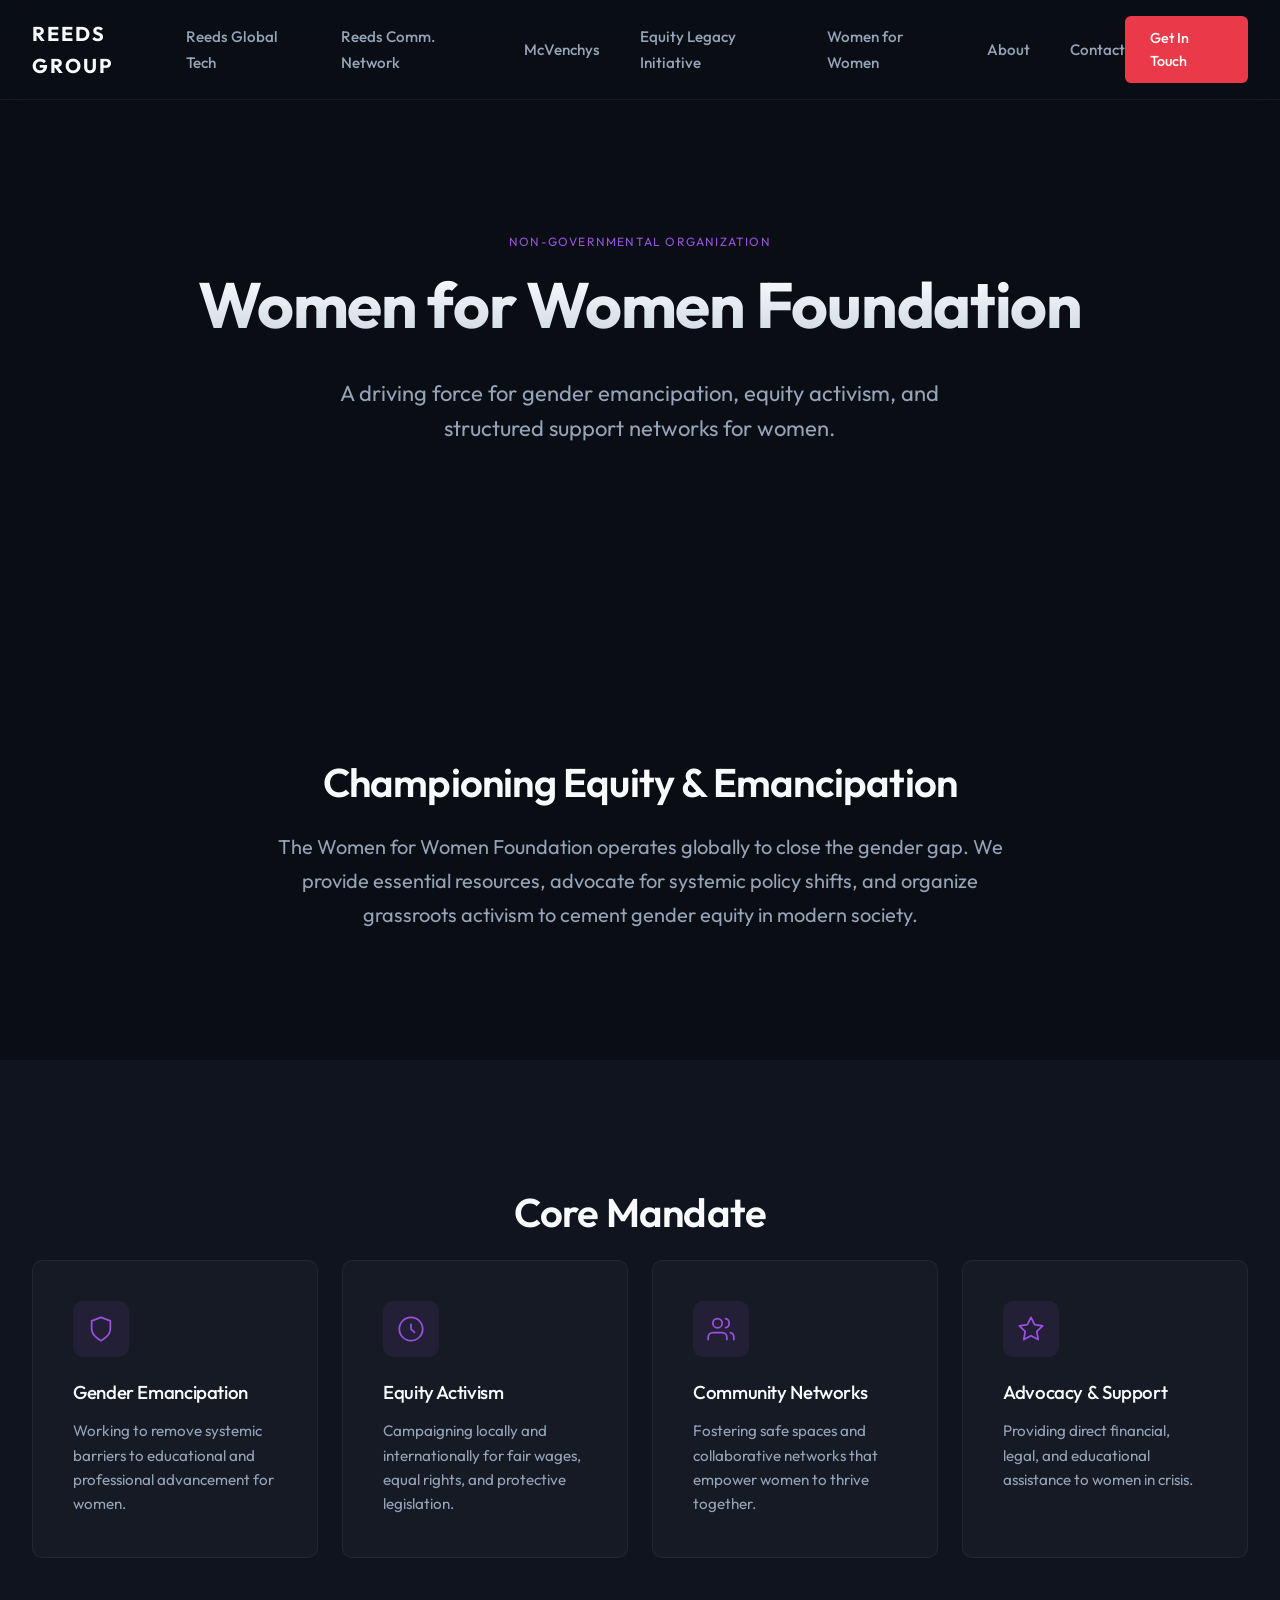
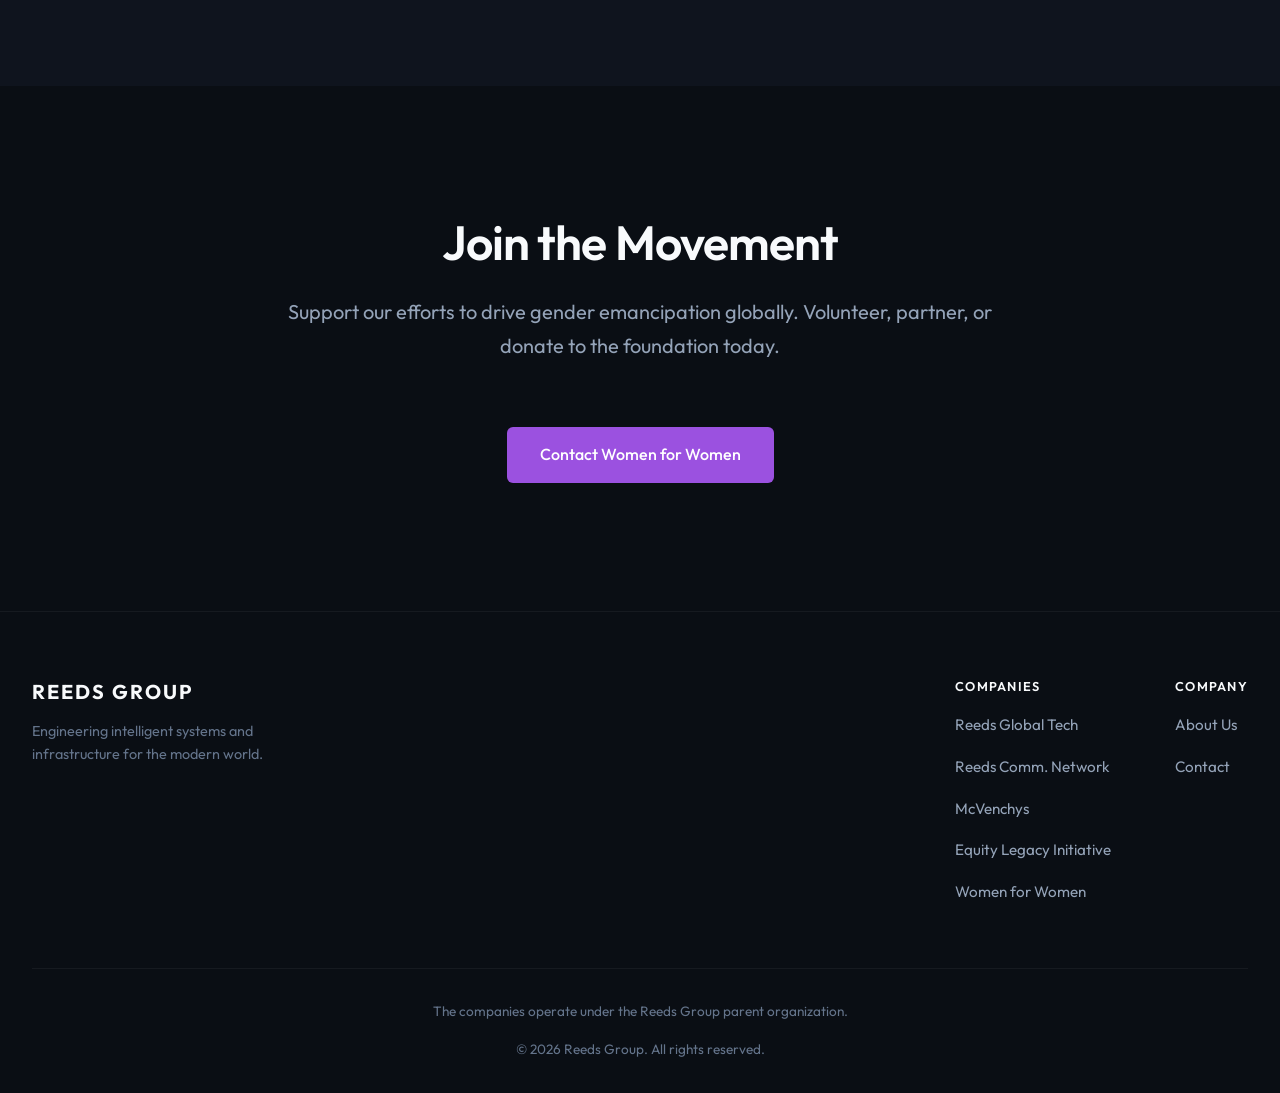
<file: women-for-women.html>
<!DOCTYPE html>
<html lang="en">
<head>
    <meta charset="UTF-8">
    <meta name="viewport" content="width=device-width, initial-scale=1.0">
    <title>Women for Women Foundation | Gender Emancipation</title>
    <meta name="description" content="Women for Women Foundation - Driving gender emancipation and championing equity activism globally.">
    <link rel="preconnect" href="https://fonts.googleapis.com">
    <link rel="preconnect" href="https://fonts.gstatic.com" crossorigin>
    <link href="https://fonts.googleapis.com/css2?family=Outfit:wght@300;400;500;600;700&display=swap" rel="stylesheet">
    <link rel="icon" type="image/png" href="favicon.png">
    <link rel="stylesheet" href="index.css">
    <style>
        .hero-women {
            background: linear-gradient(to bottom, rgba(10, 14, 20, 0.9), var(--color-bg)), url('https://images.unsplash.com/photo-1573164713988-8665fc963095?auto=format&fit=crop&q=80') center/cover;
        }
    </style>
</head>
<body>
    <div class="mobile-menu" id="mobile-menu">
        <a href="index.html">Home</a>
        <a href="global-tech.html">Reeds Global Tech</a>
        <a href="comm-network.html">Reeds Comm. Network</a>
        <a href="mcvenchys.html">McVenchys</a>
        <a href="equity-legacy.html">Equity Legacy Initiative</a>
        <a href="women-for-women.html">Women for Women</a>
        <a href="about.html">About</a>
        <a href="contact.html">Contact</a>
    </div>

    <header class="global-header">
        <div class="header-container">
            <div class="header-logo"><a href="index.html">REEDS GROUP</a></div>
            <nav class="header-nav">
                <ul>
                    <li><a href="global-tech.html">Reeds Global Tech</a></li>
                    <li><a href="comm-network.html">Reeds Comm. Network</a></li>
                    <li><a href="mcvenchys.html">McVenchys</a></li>
                    <li><a href="equity-legacy.html">Equity Legacy Initiative</a></li>
                    <li><a href="women-for-women.html">Women for Women</a></li>
                    <li><a href="about.html">About</a></li>
                    <li><a href="contact.html">Contact</a></li>
                </ul>
            </nav>
            <div class="header-actions">
                <a href="contact.html" class="btn highlight-red-btn btn-sm">Get In Touch</a>
            </div>
            <button class="mobile-toggle" id="mobile-toggle" aria-label="Toggle menu">
                <span></span><span></span><span></span>
            </button>
        </div>
    </header>

    <main>
        <section class="hero-section hero-women" style="min-height: 70vh;">
            <div class="hero-content" style="margin-top: 6rem;">
                <div class="insight-meta" style="margin-bottom: 1rem; color: var(--accent-purple);">Non-Governmental Organization</div>
                <h1 class="hero-title fade-in">Women for Women Foundation</h1>
                <p class="hero-subtitle fade-in delay-1" style="max-width: 700px;">A driving force for gender emancipation, equity activism, and structured support networks for women.</p>
            </div>
        </section>

        <section class="mission-section section-padding">
            <div class="container text-center max-w-lg fade-in-up">
                <h2 class="section-title">Championing Equity & Emancipation</h2>
                <p class="section-lead">The Women for Women Foundation operates globally to close the gender gap. We provide essential resources, advocate for systemic policy shifts, and organize grassroots activism to cement gender equity in modern society.</p>
            </div>
        </section>

        <section class="insights-section section-padding bg-alt">
            <div class="container fade-in-up">
                <h2 class="section-title text-center mb-lg">Core Mandate</h2>
                <div class="grid-cards cols-4">
                    <div class="card hover-glow">
                        <div class="icon-container" style="background: rgba(155, 81, 224, 0.1); color: var(--accent-purple);">
                            <svg viewBox="0 0 24 24" stroke-linecap="round" stroke-linejoin="round" stroke-width="1.5" fill="none"><path d="M12 22s8-4 8-10V5l-8-3-8 3v7c0 6 8 10 8 10z"/></svg>
                        </div>
                        <h3>Gender Emancipation</h3>
                        <p class="card-desc">Working to remove systemic barriers to educational and professional advancement for women.</p>
                    </div>
                    <div class="card hover-glow">
                        <div class="icon-container" style="background: rgba(155, 81, 224, 0.1); color: var(--accent-purple);">
                            <svg viewBox="0 0 24 24" stroke-linecap="round" stroke-linejoin="round" stroke-width="1.5" fill="none"><circle cx="12" cy="12" r="10"></circle><path d="M12 8v4l3 3"></path></svg>
                        </div>
                        <h3>Equity Activism</h3>
                        <p class="card-desc">Campaigning locally and internationally for fair wages, equal rights, and protective legislation.</p>
                    </div>
                    <div class="card hover-glow">
                        <div class="icon-container" style="background: rgba(155, 81, 224, 0.1); color: var(--accent-purple);">
                            <svg viewBox="0 0 24 24" stroke-linecap="round" stroke-linejoin="round" stroke-width="1.5" fill="none"><path d="M17 21v-2a4 4 0 0 0-4-4H5a4 4 0 0 0-4 4v2"></path><circle cx="9" cy="7" r="4"></circle><path d="M23 21v-2a4 4 0 0 0-3-3.87"></path><path d="M16 3.13a4 4 0 0 1 0 7.75"></path></svg>
                        </div>
                        <h3>Community Networks</h3>
                        <p class="card-desc">Fostering safe spaces and collaborative networks that empower women to thrive together.</p>
                    </div>
                    <div class="card hover-glow">
                        <div class="icon-container" style="background: rgba(155, 81, 224, 0.1); color: var(--accent-purple);">
                            <svg viewBox="0 0 24 24" stroke-linecap="round" stroke-linejoin="round" stroke-width="1.5" fill="none"><polygon points="12 2 15.09 8.26 22 9.27 17 14.14 18.18 21.02 12 17.77 5.82 21.02 7 14.14 2 9.27 8.91 8.26 12 2"></polygon></svg>
                        </div>
                        <h3>Advocacy & Support</h3>
                        <p class="card-desc">Providing direct financial, legal, and educational assistance to women in crisis.</p>
                    </div>
                </div>
            </div>
        </section>

        <section id="contact" class="cta-section section-padding">
            <div class="container text-center max-w-lg fade-in-up">
                <h2 class="section-title cta-title">Join the Movement</h2>
                <p class="section-lead mb-lg">Support our efforts to drive gender emancipation globally. Volunteer, partner, or donate to the foundation today.</p>
                <div class="cta-actions">
                    <a href="contact.html" class="btn highlight-purple-btn">Contact Women for Women</a>
                </div>
            </div>
        </section>
    </main>

    <footer class="global-footer">
        <div class="container">
            <div class="footer-grid">
                <div class="footer-brand">
                    <div class="footer-logo">REEDS GROUP</div>
                    <p class="footer-tagline">Engineering intelligent systems and infrastructure for the modern world.</p>
                </div>
                <div class="footer-nav">
                    <div>
                        <div class="footer-nav-title">Companies</div>
                        <ul>
                            <li><a href="global-tech.html">Reeds Global Tech</a></li>
                            <li><a href="comm-network.html">Reeds Comm. Network</a></li>
                            <li><a href="mcvenchys.html">McVenchys</a></li>
                            <li><a href="equity-legacy.html">Equity Legacy Initiative</a></li>
                            <li><a href="women-for-women.html">Women for Women</a></li>
                        </ul>
                    </div>
                    <div>
                        <div class="footer-nav-title">Company</div>
                        <ul>
                            <li><a href="about.html">About Us</a></li>
                            <li><a href="contact.html">Contact</a></li>
                        </ul>
                    </div>
                </div>
            </div>
            <div class="footer-bottom">
                <p class="footer-note">The companies operate under the Reeds Group parent organization.</p>
                <p class="footer-copy">&copy; 2026 Reeds Group. All rights reserved.</p>
            </div>
        </div>
    </footer>
    <script src="index.js"></script>
</body>
</html>
</file>
<file: index.css>
/* DESIGN TOKENS */
:root {
  --color-bg: #0a0e14;
  --color-bg-alt: #0f141e;
  --color-surface: #151a24;
  --color-surface-elevated: #1a202d;
  --text-primary: #f8fafc;
  --text-secondary: #94a3b8;
  --text-muted: #64748b;
  --accent-cyan: #00e5ff;
  --accent-cyan-dim: rgba(0, 229, 255, 0.2);
  --accent-blue: #0077ff;
  --accent-blue-dim: rgba(0, 119, 255, 0.2);
  --accent-red: #ea3a4a;
  --accent-red-dim: rgba(234, 58, 74, 0.2);
  --accent-orange: #f5a623;
  --accent-orange-dim: rgba(245, 166, 35, 0.2);
  --accent-purple: #9b51e0;
  --accent-purple-dim: rgba(155, 81, 224, 0.2);
  --font-main: 'Outfit', system-ui, -apple-system, sans-serif;
  --transition-fast: 0.2s ease;
  --transition-normal: 0.4s cubic-bezier(0.16, 1, 0.3, 1);
  --transition-slow: 0.8s cubic-bezier(0.16, 1, 0.3, 1);
  --radius-sm: 6px;
  --radius-md: 10px;
  --radius-lg: 16px;
}

/* RESET & BASE */
*, *::before, *::after { box-sizing: border-box; margin: 0; padding: 0; }
html { scroll-behavior: smooth; font-family: var(--font-main); background-color: var(--color-bg); color: var(--text-primary); line-height: 1.6; font-size: 16px; }
body { overflow-x: hidden; -webkit-font-smoothing: antialiased; }
ul { list-style: none; }
a { text-decoration: none; color: inherit; transition: color var(--transition-fast); }

/* UTILITIES */
.container { max-width: 1280px; margin: 0 auto; padding: 0 2rem; }
.section-padding { padding: 8rem 0; }
.text-center { text-align: center; }
.max-w-lg { max-width: 800px; margin-inline: auto; }
.mb-lg { margin-bottom: 4rem; }
.mt-auto { margin-top: auto; }
.bg-alt { background-color: var(--color-bg-alt); }

/* TYPOGRAPHY */
h1, h2, h3, h4 { line-height: 1.2; font-weight: 500; letter-spacing: -0.02em; }
.section-title { font-size: 2.5rem; margin-bottom: 1.5rem; font-weight: 600; }
.section-lead { font-size: 1.25rem; color: var(--text-secondary); line-height: 1.7; }

/* SECTION DIVIDER */
.section-divider { height: 1px; background: linear-gradient(90deg, transparent, rgba(255,255,255,0.06) 50%, transparent); border: none; margin: 0; }

/* HEADER */
.global-header { position: fixed; top: 0; width: 100%; padding: 1rem 2rem; z-index: 100; background: rgba(10, 14, 20, 0.8); backdrop-filter: blur(12px); border-bottom: 1px solid rgba(255, 255, 255, 0.05); }
.header-container { max-width: 1400px; margin: 0 auto; display: flex; justify-content: space-between; align-items: center; }
.header-logo { font-weight: 700; letter-spacing: 0.1em; font-size: 1.25rem; color: var(--text-primary); text-transform: uppercase; }
.header-nav ul { display: flex; gap: 2.5rem; align-items: center; }
.header-nav a { font-size: 0.95rem; font-weight: 500; color: var(--text-secondary); position: relative; padding: 0.5rem 0; }
.header-nav a:hover { color: var(--text-primary); }
.header-nav a::after { content: ''; position: absolute; width: 0; height: 2px; bottom: 0; left: 0; background-color: var(--accent-cyan); transition: width var(--transition-normal); }
.header-nav a:hover::after { width: 100%; }
.header-actions .btn-sm { padding: 0.6rem 1.5rem; font-size: 0.9rem; }

/* MOBILE MENU */
.mobile-toggle { display: none; flex-direction: column; gap: 5px; background: none; border: none; cursor: pointer; padding: 0.5rem; z-index: 200; }
.mobile-toggle span { display: block; width: 24px; height: 2px; background: var(--text-primary); border-radius: 2px; transition: all 0.3s ease; }
.mobile-toggle.active span:nth-child(1) { transform: rotate(45deg) translate(5px, 5px); }
.mobile-toggle.active span:nth-child(2) { opacity: 0; }
.mobile-toggle.active span:nth-child(3) { transform: rotate(-45deg) translate(5px, -5px); }
.mobile-menu { display: none; position: fixed; inset: 0; background: rgba(10, 14, 20, 0.98); backdrop-filter: blur(20px); z-index: 150; flex-direction: column; justify-content: center; align-items: center; gap: 2rem; }
.mobile-menu.active { display: flex; }
.mobile-menu a { font-size: 1.5rem; font-weight: 500; color: var(--text-secondary); transition: color 0.2s ease; }
.mobile-menu a:hover { color: var(--text-primary); }

/* BUTTONS */
.btn { display: inline-flex; align-items: center; justify-content: center; padding: 0.875rem 2rem; font-size: 1rem; font-weight: 500; border-radius: var(--radius-sm); cursor: pointer; transition: all var(--transition-normal); border: 1px solid transparent; }
.btn-primary { background-color: var(--text-primary); color: var(--color-bg); }
.btn-primary:hover { background-color: #e2e8f0; transform: translateY(-2px); box-shadow: 0 4px 20px rgba(255, 255, 255, 0.1); }
.btn-secondary { background-color: transparent; color: var(--text-primary); border-color: rgba(255, 255, 255, 0.2); }
.btn-secondary:hover { background-color: rgba(255, 255, 255, 0.05); border-color: rgba(255, 255, 255, 0.4); }
.btn-outline { background: transparent; color: var(--text-primary); border-color: rgba(255, 255, 255, 0.1); padding: 0.75rem 1.5rem; font-size: 0.9rem; }
.btn-outline:hover { border-color: var(--text-primary); background: rgba(255, 255, 255, 0.03); }
.highlight-cyan-btn { background-color: var(--accent-cyan); color: var(--color-bg); }
.highlight-cyan-btn:hover { background-color: #fff; box-shadow: 0 4px 20px var(--accent-cyan-dim); }
.highlight-red-btn { background-color: var(--accent-red); color: #fff; border-color: transparent; }
.highlight-red-btn:hover { background-color: #fff; color: var(--color-bg); box-shadow: 0 4px 20px var(--accent-red-dim); }
.highlight-blue-btn { background-color: var(--accent-blue); color: #fff; border-color: transparent; }
.highlight-blue-btn:hover { background-color: #fff; color: var(--color-bg); box-shadow: 0 4px 20px var(--accent-blue-dim); }
.highlight-orange-btn { background-color: var(--accent-orange); color: #fff; border-color: transparent; }
.highlight-orange-btn:hover { background-color: #fff; color: var(--color-bg); box-shadow: 0 4px 20px var(--accent-orange-dim); }
.highlight-purple-btn { background-color: var(--accent-purple); color: #fff; border-color: transparent; }
.highlight-purple-btn:hover { background-color: #fff; color: var(--color-bg); box-shadow: 0 4px 20px var(--accent-purple-dim); }
.text-accent-red { color: var(--accent-red) !important; }

/* HERO SECTION */
.hero-section { position: relative; min-height: 100vh; display: flex; align-items: center; justify-content: center; padding: 0 2rem; overflow: hidden; background: radial-gradient(circle at center, var(--color-surface) 0%, var(--color-bg) 100%); }
#network-canvas { position: absolute; top: 0; left: 0; width: 100%; height: 100%; z-index: 1; opacity: 0.6; }
.hero-content { position: relative; z-index: 2; text-align: center; max-width: 900px; margin-top: 4rem; }
.hero-title { font-size: clamp(2.5rem, 5vw, 4.5rem); font-weight: 700; margin-bottom: 2rem; background: linear-gradient(180deg, #fff 0%, #cbd5e1 100%); -webkit-background-clip: text; background-clip: text; -webkit-text-fill-color: transparent; }
.hero-subtitle { font-size: clamp(1.125rem, 2vw, 1.375rem); color: var(--text-secondary); margin-bottom: 3rem; max-width: 800px; margin-inline: auto; }
.hero-actions { display: flex; gap: 1.5rem; justify-content: center; flex-wrap: wrap; }

/* SCROLL INDICATOR */
.scroll-indicator { position: absolute; bottom: 2rem; left: 50%; transform: translateX(-50%); z-index: 3; display: flex; flex-direction: column; align-items: center; gap: 0.5rem; color: var(--text-muted); font-size: 0.7rem; letter-spacing: 0.15em; text-transform: uppercase; animation: scrollBounce 2s infinite; }
.scroll-indicator svg { width: 20px; height: 20px; stroke: var(--text-muted); fill: none; }
@keyframes scrollBounce { 0%, 100% { transform: translateX(-50%) translateY(0); } 50% { transform: translateX(-50%) translateY(8px); } }

/* STATS SECTION */
.stats-section { padding: 4rem 0; border-top: 1px solid rgba(255, 255, 255, 0.05); border-bottom: 1px solid rgba(255, 255, 255, 0.05); background: var(--color-bg-alt); }
.stats-grid { display: grid; grid-template-columns: repeat(4, 1fr); gap: 2rem; text-align: center; }
.stat-item { padding: 1.5rem; }
.stat-number { font-size: 3rem; font-weight: 700; color: var(--text-primary); line-height: 1; margin-bottom: 0.5rem; }
.stat-number .stat-suffix { color: var(--accent-red); }
.stat-label { font-size: 0.9rem; color: var(--text-secondary); text-transform: uppercase; letter-spacing: 0.1em; }

/* GATEWAY SECTION */
.gateway-section { position: relative; z-index: 2; margin-top: -6rem; }
.gateway-container { max-width: 1400px; margin: 0 auto; padding: 0 2rem; display: grid; grid-template-columns: repeat(auto-fit, minmax(350px, 1fr)); gap: 2rem; }
@media (max-width: 1024px) { .gateway-container { grid-template-columns: 1fr; margin-top: 2rem; } .gateway-section { margin-top: 0; } }
.gateway-panel { background: var(--color-surface); border: 1px solid rgba(255, 255, 255, 0.05); border-radius: var(--radius-lg); padding: 4rem 3rem; display: flex; flex-direction: column; position: relative; overflow: hidden; transition: transform var(--transition-normal), box-shadow var(--transition-normal), border-color var(--transition-normal); min-height: 600px; }
.gateway-panel:hover { transform: translateY(-8px); border-color: rgba(255, 255, 255, 0.1); box-shadow: 0 24px 48px rgba(0, 0, 0, 0.4); }
.panel-left:hover { border-color: rgba(0, 119, 255, 0.2); box-shadow: 0 24px 48px rgba(0, 0, 0, 0.4), 0 0 40px var(--accent-blue-dim); }
.panel-right:hover { border-color: rgba(0, 229, 255, 0.2); box-shadow: 0 24px 48px rgba(0, 0, 0, 0.4), 0 0 40px var(--accent-cyan-dim); }
.panel-third:hover { border-color: rgba(234, 58, 74, 0.2); box-shadow: 0 24px 48px rgba(0, 0, 0, 0.4), 0 0 40px var(--accent-red-dim); }
.panel-orange:hover { border-color: rgba(245, 166, 35, 0.2); box-shadow: 0 24px 48px rgba(0, 0, 0, 0.4), 0 0 40px var(--accent-orange-dim); }
.panel-purple:hover { border-color: rgba(155, 81, 224, 0.2); box-shadow: 0 24px 48px rgba(0, 0, 0, 0.4), 0 0 40px var(--accent-purple-dim); }
.panel-content { position: relative; z-index: 2; display: flex; flex-direction: column; height: 100%; }
.panel-content h2 { font-size: 2rem; margin-bottom: 1.5rem; font-weight: 600; }
.panel-desc { color: var(--text-secondary); margin-bottom: 2.5rem; line-height: 1.7; }
.focus-list { margin-bottom: 3rem; display: flex; flex-direction: column; gap: 0.75rem; }
.focus-list li { color: var(--text-primary); display: flex; align-items: center; font-size: 0.95rem; }
.focus-list li::before { content: ''; display: inline-block; width: 6px; height: 6px; border-radius: 50%; margin-right: 1rem; }
.panel-left .focus-list li::before { background-color: var(--accent-blue); }
.panel-right .focus-list li::before { background-color: var(--accent-cyan); }
.panel-third .focus-list li::before { background-color: var(--accent-red); }
.panel-left h2 { border-bottom: 2px solid var(--accent-blue); display: inline-block; padding-bottom: 0.5rem; }
.panel-right h2 { border-bottom: 2px solid var(--accent-cyan); display: inline-block; padding-bottom: 0.5rem; }
.panel-third h2 { border-bottom: 2px solid var(--accent-red); display: inline-block; padding-bottom: 0.5rem; }
.panel-graphics { position: absolute; top: 0; right: 0; bottom: 0; left: 0; z-index: 1; pointer-events: none; opacity: 0.2; transition: opacity var(--transition-normal); }
.gateway-panel:hover .panel-graphics { opacity: 0.5; }
.highlight-blue { background: radial-gradient(circle at 100% 0%, var(--accent-blue-dim), transparent 50%); }
.highlight-cyan { background: radial-gradient(circle at 100% 0%, var(--accent-cyan-dim), transparent 50%); }
.highlight-red { background: radial-gradient(circle at 100% 0%, var(--accent-red-dim), transparent 50%); }
.highlight-orange { background: radial-gradient(circle at 100% 0%, var(--accent-orange-dim), transparent 50%); }
.highlight-purple { background: radial-gradient(circle at 100% 0%, var(--accent-purple-dim), transparent 50%); }

/* GRID / CARDS */
.grid-cards { display: grid; grid-template-columns: repeat(auto-fit, minmax(300px, 1fr)); gap: 1.5rem; }
.cols-4 { grid-template-columns: repeat(auto-fit, minmax(280px, 1fr)); }
.card { background: var(--color-surface); border: 1px solid rgba(255, 255, 255, 0.05); border-radius: var(--radius-md); padding: 2.5rem; transition: all var(--transition-normal); }
.hover-glow:hover { transform: translateY(-4px); border-color: rgba(255, 255, 255, 0.1); box-shadow: 0 10px 30px rgba(0, 0, 0, 0.2), inset 0 0 40px rgba(255,255,255, 0.02); }

/* ICON CONTAINER */
.icon-container { width: 56px; height: 56px; border-radius: var(--radius-md); display: flex; align-items: center; justify-content: center; margin-bottom: 1.5rem; transition: all var(--transition-normal); }
.icon-container svg { width: 28px; height: 28px; stroke-width: 1.5; fill: none; stroke: currentColor; }
.icon-container.icon-cyan { background: rgba(0, 229, 255, 0.1); color: var(--accent-cyan); }
.icon-container.icon-blue { background: rgba(0, 119, 255, 0.1); color: var(--accent-blue); }
.icon-container.icon-red { background: rgba(234, 58, 74, 0.1); color: var(--accent-red); }
.hover-glow:hover .icon-container.icon-cyan { background: rgba(0, 229, 255, 0.2); box-shadow: 0 0 20px rgba(0, 229, 255, 0.15); }
.hover-glow:hover .icon-container.icon-blue { background: rgba(0, 119, 255, 0.2); box-shadow: 0 0 20px rgba(0, 119, 255, 0.15); }
.hover-glow:hover .icon-container.icon-red { background: rgba(234, 58, 74, 0.2); box-shadow: 0 0 20px rgba(234, 58, 74, 0.15); }

.industry-card { text-align: center; }
.industry-card .icon-container { margin-inline: auto; }
.industry-card .icon { font-size: 3rem; margin-bottom: 1.5rem; color: var(--accent-cyan); }
.insight-card { padding: 2rem; display: flex; flex-direction: column; }
.insight-card:hover { background: var(--color-surface-elevated); }
.insight-meta { font-size: 0.75rem; letter-spacing: 0.1em; text-transform: uppercase; color: var(--accent-cyan); margin-bottom: 1rem; }

/* Sub-page card description */
.card-desc { color: var(--text-secondary); margin-top: 1rem; font-size: 0.95rem; line-height: 1.6; }

/* INNOVATION SECTION */
.layout-split { display: grid; grid-template-columns: 1fr 1fr; gap: 4rem; align-items: center; }
@media (max-width: 900px) { .layout-split { grid-template-columns: 1fr; } }
.feature-tags { display: flex; flex-wrap: wrap; gap: 1rem; }
.feature-tags li { padding: 0.75rem 1.5rem; background: rgba(255, 255, 255, 0.03); border: 1px solid rgba(255, 255, 255, 0.1); border-radius: 30px; font-size: 0.95rem; color: var(--text-secondary); transition: all var(--transition-normal); }
.feature-tags li:hover { background: rgba(255, 255, 255, 0.06); border-color: rgba(255, 255, 255, 0.2); color: var(--text-primary); }

/* CTA BLOCK */
.cta-title { font-size: 3rem; }
.cta-actions { display: flex; justify-content: center; gap: 1.5rem; flex-wrap: wrap; }

/* PARTNERS SECTION */
.partners-section { padding: 4rem 0; border-top: 1px solid rgba(255, 255, 255, 0.05); }
.partners-label { font-size: 0.8rem; text-transform: uppercase; letter-spacing: 0.15em; color: var(--text-muted); margin-bottom: 2rem; text-align: center; }
.partners-strip { display: flex; justify-content: center; align-items: center; gap: 4rem; flex-wrap: wrap; opacity: 0.4; transition: opacity var(--transition-normal); }
.partners-strip:hover { opacity: 0.7; }
.partner-logo { font-size: 1.1rem; font-weight: 600; letter-spacing: 0.05em; color: var(--text-secondary); text-transform: uppercase; }

/* CONTACT FORM */
.contact-grid { display: grid; grid-template-columns: 1fr 1fr; gap: 4rem; align-items: start; }
.contact-form { display: flex; flex-direction: column; gap: 1.5rem; }
.form-row { display: grid; grid-template-columns: 1fr 1fr; gap: 1.5rem; }
.form-group { display: flex; flex-direction: column; gap: 0.5rem; }
.form-label { font-size: 0.85rem; font-weight: 500; color: var(--text-secondary); text-transform: uppercase; letter-spacing: 0.05em; }
.form-input, .form-textarea, .form-select { padding: 0.875rem 1rem; background: var(--color-surface); border: 1px solid rgba(255, 255, 255, 0.08); border-radius: var(--radius-sm); color: var(--text-primary); font-family: var(--font-main); font-size: 1rem; transition: all var(--transition-fast); outline: none; }
.form-input:focus, .form-textarea:focus, .form-select:focus { border-color: var(--accent-red); box-shadow: 0 0 0 3px var(--accent-red-dim); }
.form-textarea { resize: vertical; min-height: 140px; }
.form-select { appearance: none; cursor: pointer; }
.contact-info { display: flex; flex-direction: column; gap: 2rem; }
.contact-info-item { display: flex; gap: 1rem; align-items: flex-start; }
.contact-info-icon { width: 44px; height: 44px; border-radius: var(--radius-sm); background: rgba(234, 58, 74, 0.1); color: var(--accent-red); display: flex; align-items: center; justify-content: center; flex-shrink: 0; }
.contact-info-icon svg { width: 20px; height: 20px; stroke: currentColor; fill: none; stroke-width: 1.5; }
.contact-info-text h4 { font-size: 1rem; font-weight: 600; margin-bottom: 0.25rem; }
.contact-info-text p { color: var(--text-secondary); font-size: 0.95rem; }

/* ABOUT PAGE */
.values-grid { display: grid; grid-template-columns: repeat(auto-fit, minmax(300px, 1fr)); gap: 2rem; }
.value-card { background: var(--color-surface); border: 1px solid rgba(255, 255, 255, 0.05); border-radius: var(--radius-md); padding: 2.5rem; transition: all var(--transition-normal); position: relative; overflow: hidden; }
.value-card::before { content: ''; position: absolute; top: 0; left: 0; width: 100%; height: 3px; background: linear-gradient(90deg, var(--accent-red), var(--accent-blue)); opacity: 0; transition: opacity var(--transition-normal); }
.value-card:hover { transform: translateY(-4px); border-color: rgba(255, 255, 255, 0.1); box-shadow: 0 10px 30px rgba(0,0,0,0.2); }
.value-card:hover::before { opacity: 1; }
.value-card h3 { font-size: 1.25rem; font-weight: 600; margin-bottom: 1rem; }
.value-card p { color: var(--text-secondary); font-size: 0.95rem; line-height: 1.7; }
.team-grid { display: grid; grid-template-columns: repeat(auto-fit, minmax(250px, 1fr)); gap: 2rem; }
.team-card { background: var(--color-surface); border: 1px solid rgba(255, 255, 255, 0.05); border-radius: var(--radius-md); padding: 2.5rem; text-align: center; transition: all var(--transition-normal); }
.team-card:hover { transform: translateY(-4px); border-color: rgba(255, 255, 255, 0.1); box-shadow: 0 10px 30px rgba(0,0,0,0.2); }
.team-avatar { width: 80px; height: 80px; border-radius: 50%; background: linear-gradient(135deg, var(--accent-red), var(--accent-blue)); margin: 0 auto 1.5rem; display: flex; align-items: center; justify-content: center; font-size: 2rem; font-weight: 700; color: #fff; }
.team-card h3 { font-size: 1.1rem; font-weight: 600; margin-bottom: 0.25rem; }
.team-role { color: var(--accent-red); font-size: 0.85rem; font-weight: 500; margin-bottom: 1rem; }
.team-card p { color: var(--text-secondary); font-size: 0.9rem; line-height: 1.6; }

/* FOOTER */
.global-footer { border-top: 1px solid rgba(255, 255, 255, 0.05); padding: 4rem 0 2rem; background: var(--color-bg); }
.footer-grid { display: flex; justify-content: space-between; flex-wrap: wrap; gap: 3rem; margin-bottom: 4rem; }
.footer-logo { font-size: 1.25rem; font-weight: 700; letter-spacing: 0.1em; }
.footer-tagline { color: var(--text-muted); font-size: 0.9rem; margin-top: 0.75rem; max-width: 300px; }
.footer-nav { display: flex; gap: 4rem; }
.footer-nav-title { font-size: 0.8rem; text-transform: uppercase; letter-spacing: 0.1em; color: var(--text-primary); font-weight: 600; margin-bottom: 1rem; }
.footer-nav ul { display: flex; flex-direction: column; gap: 1rem; }
.footer-nav a { color: var(--text-secondary); font-size: 0.95rem; }
.footer-nav a:hover { color: var(--text-primary); }
.footer-bottom { display: flex; flex-direction: column; gap: 1rem; align-items: center; text-align: center; color: var(--text-muted); font-size: 0.85rem; padding-top: 2rem; border-top: 1px solid rgba(255, 255, 255, 0.05); }

/* ANIMATIONS */
.fade-in { opacity: 0; transform: translateY(20px); animation: fadeUp 1s var(--transition-normal) forwards; }
.delay-1 { animation-delay: 0.2s; }
.delay-2 { animation-delay: 0.4s; }
@keyframes fadeUp { to { opacity: 1; transform: translateY(0); } }
.fade-in-up { opacity: 0; transform: translateY(30px); transition: opacity 0.8s ease, transform 0.8s var(--transition-normal); }
.fade-in-up.visible { opacity: 1; transform: translateY(0); }

/* RESPONSIVE */
@media (max-width: 900px) { .contact-grid { grid-template-columns: 1fr; } .form-row { grid-template-columns: 1fr; } .layout-split { grid-template-columns: 1fr; } }
@media (max-width: 768px) {
  .header-nav, .header-actions { display: none; }
  .mobile-toggle { display: flex; }
  .section-padding { padding: 5rem 0; }
  .section-title { font-size: 2rem; }
  .cta-title { font-size: 2rem; }
  .stats-grid { grid-template-columns: repeat(2, 1fr); }
  .stat-number { font-size: 2.25rem; }
  .footer-nav { gap: 2rem; }
}
@media (max-width: 480px) { .stats-grid { grid-template-columns: 1fr 1fr; gap: 1rem; } .hero-title { font-size: 2rem; } }
</file>
